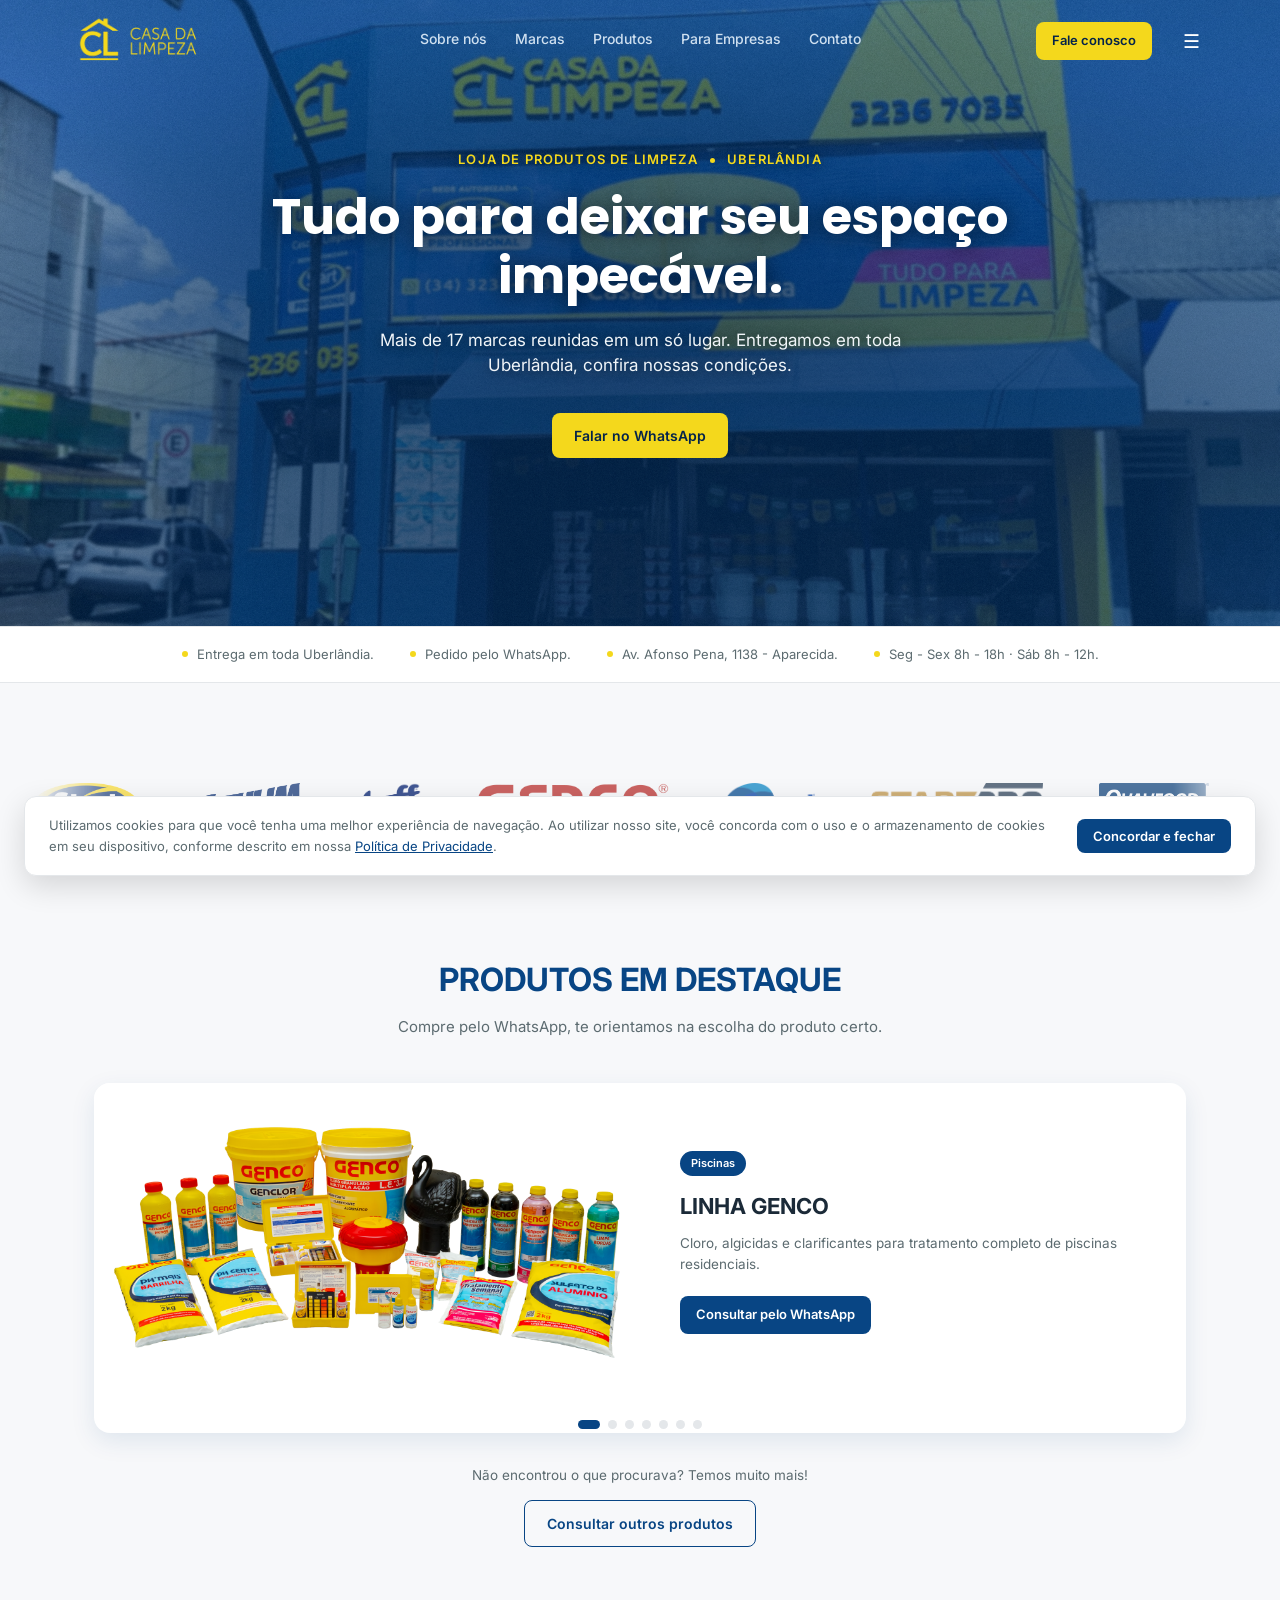
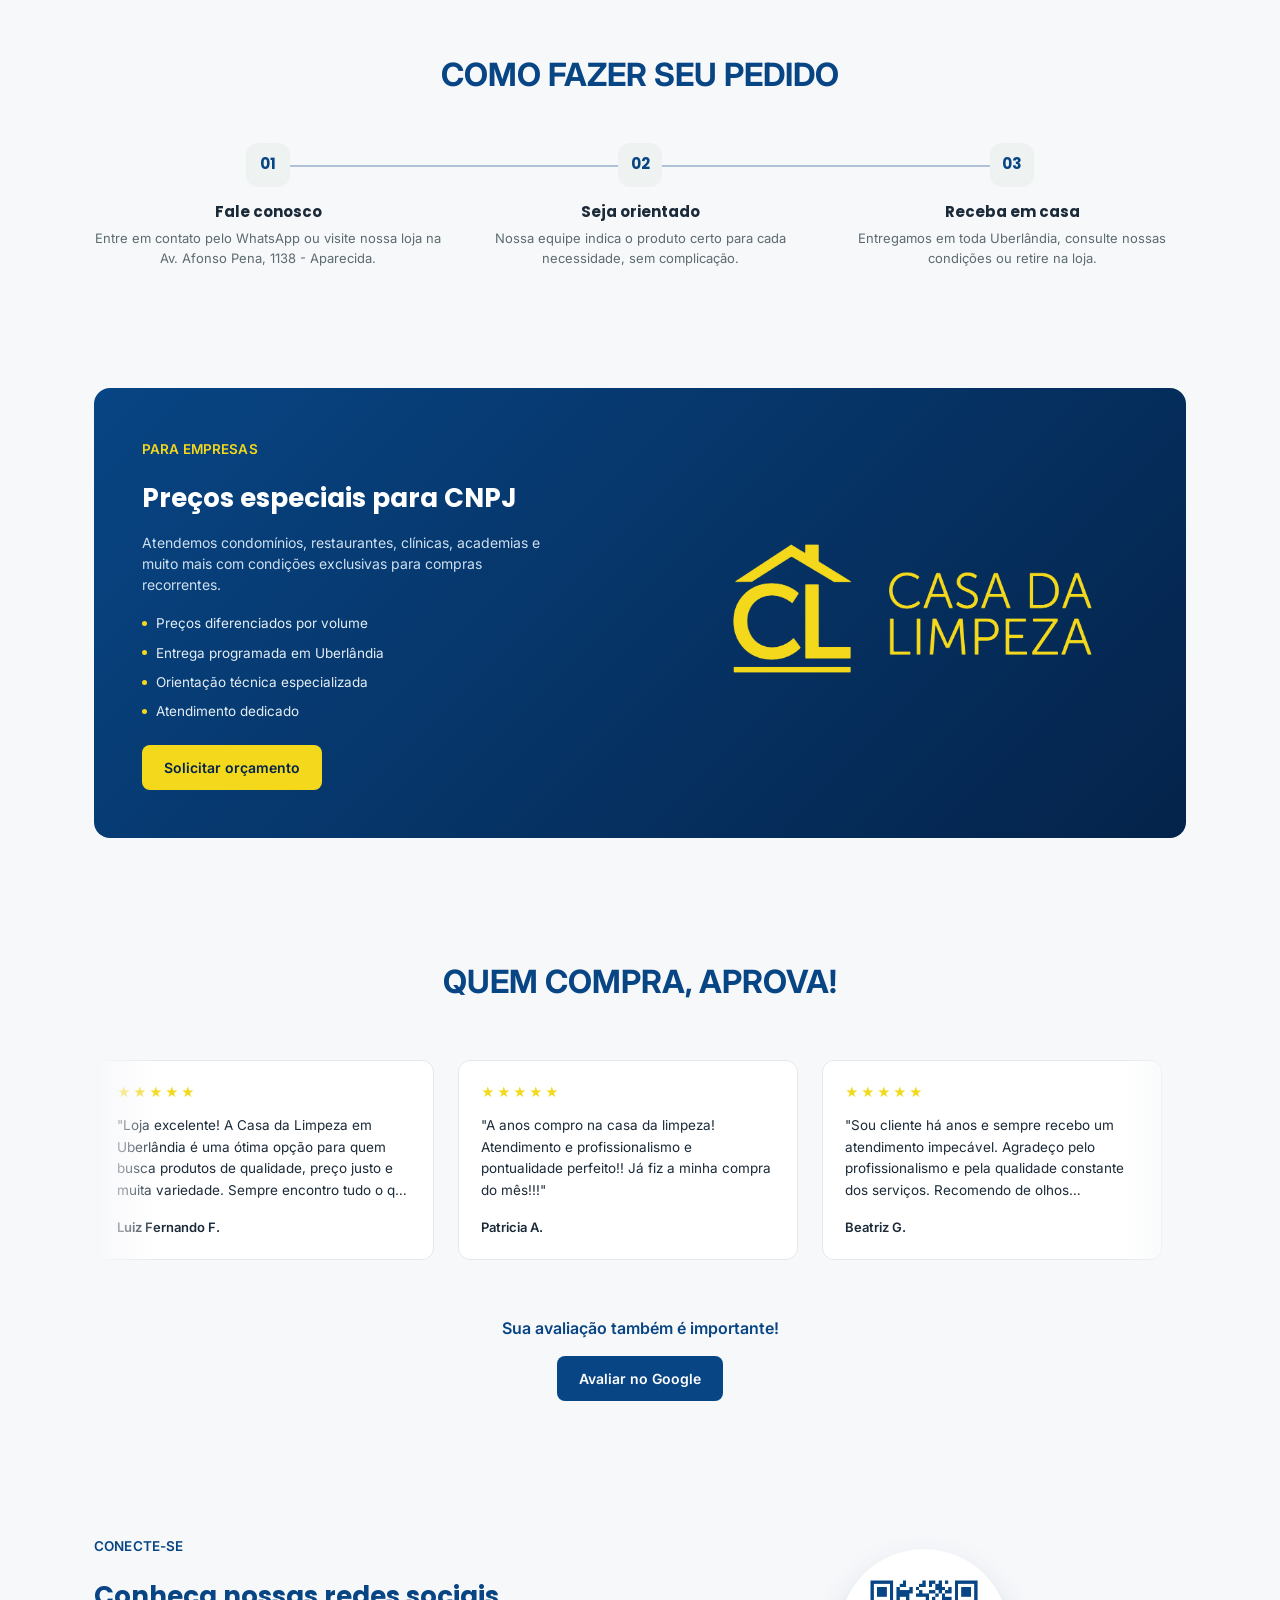
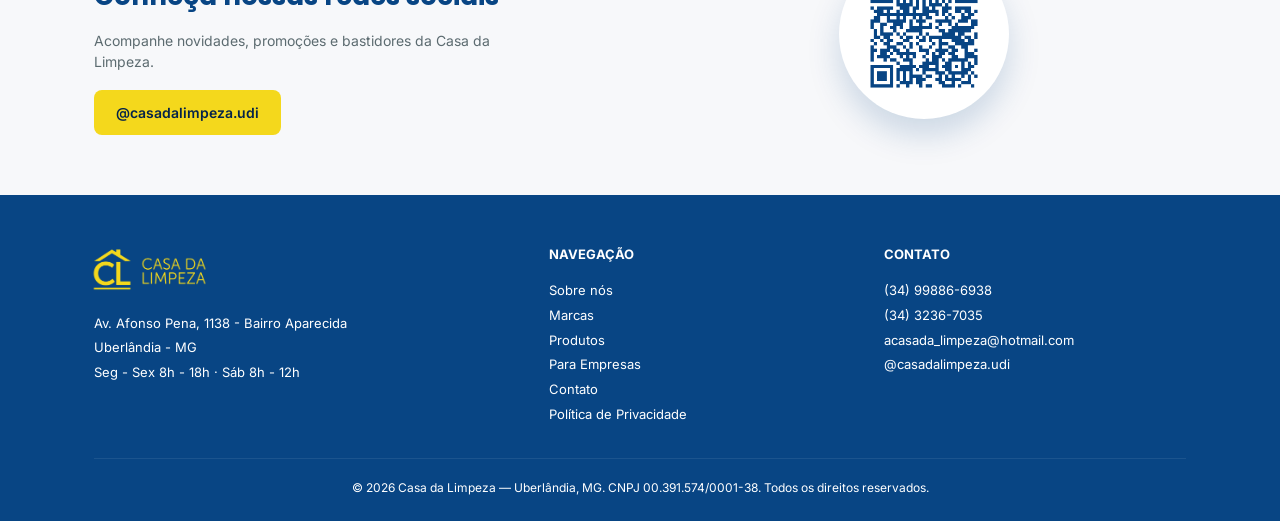
<file: index.html>
<!DOCTYPE html>
<html lang="pt-BR">
<head>
<meta charset="UTF-8">
<meta name="viewport" content="width=device-width, initial-scale=1.0">
<title>Casa da Limpeza</title>
<meta name="description" content="Casa da Limpeza: loja física de produtos de limpeza em Uberlândia há mais de 20 anos. Mais de 17 marcas, entrega na cidade acima de R$100 e condições especiais para empresas e condomínios.">
<link rel="icon" type="image/png" href="img/icone_casa_da_limpeza_fundo_azul.png">
<link rel="preconnect" href="https://fonts.googleapis.com">
<link href="https://fonts.googleapis.com/css2?family=Poppins:wght@600;700;800&family=Inter:wght@400;500;600&display=swap" rel="stylesheet">
<link rel="stylesheet" href="css/style.css">
</head>
<body>

<section class="hero">
  <header class="site-header">
    <div class="inner">
      <a href="index.html" class="brand">
        <img src="img/logo-transparente.png" alt="Casa da Limpeza">
      </a>
      <div class="nav-links">
        <a href="sobre.html">Sobre nós</a>
        <a href="index.html#marcas">Marcas</a>
        <a href="index.html#produtos">Produtos</a>
        <a href="orcamento.html">Para Empresas</a>
        <a href="index.html#contato">Contato</a>
      </div>
      <a href="https://wa.me/5534998866938" class="btn btn-gold btn-sm nav-cta">Fale conosco</a>
      <span class="nav-toggle-wrap">
        <button class="nav-toggle" aria-label="Abrir menu">☰</button>
        <nav class="main-nav">
          <button class="nav-close" aria-label="Fechar menu">✕</button>
          <a href="sobre.html">Sobre nós</a>
          <a href="index.html#marcas">Marcas</a>
          <a href="index.html#produtos">Produtos</a>
          <a href="orcamento.html">Para Empresas</a>
          <a href="index.html#contato">Contato</a>
          <a href="https://wa.me/5534998866938" class="btn btn-gold btn-sm">Fale conosco</a>
        </nav>
      </span>
    </div>
  </header>
  <div class="hero-inner">
    <span class="badge">Loja de produtos de limpeza <span class="sep"></span> Uberlândia</span>
    <h1>Tudo para deixar seu espaço impecável.</h1>
    <p class="lead">Mais de 17 marcas reunidas em um só lugar. Entregamos em toda Uberlândia, confira nossas condições.</p>
    <div class="actions">
      <a href="https://wa.me/5534998866938" class="btn btn-gold">Falar no WhatsApp</a>
    </div>
  </div>
</section>

<div class="info-strip">
  <span class="item"><span class="dot"></span>Entrega em toda Uberlândia.</span>
  <span class="item"><span class="dot"></span>Pedido pelo WhatsApp.</span>
  <span class="item"><span class="dot"></span>Av. Afonso Pena, 1138 - Aparecida.</span>
  <span class="item"><span class="dot"></span>Seg - Sex 8h - 18h · Sáb 8h - 12h.</span>
</div>

<section class="section tight" id="marcas">
  <div class="container">
    <div class="brands-track-wrap">
      <div class="brands-track">
        <img src="img/marcas/start.png" alt="Start">
        <img src="img/marcas/azulim.png" alt="Azulim">
        <img src="img/marcas/tuff.png" alt="Tuff">
        <img src="img/marcas/genco.png" alt="Genco">
        <img src="img/marcas/aquapool.png" alt="Aquapool">
        <img src="img/marcas/startpro.png" alt="StartPro">
        <img src="img/marcas/qualifood.png" alt="Qualifood">
        <img src="img/marcas/asseptgel.png" alt="Asseptgel">
        <img src="img/marcas/only.png" alt="Only">
        <img src="img/marcas/duratto.png" alt="Duratto">
        <img src="img/marcas/indy.png" alt="Indy">
        <img src="img/marcas/pedrex.png" alt="Pedrex">
        <!-- loop duplicado para o efeito contínuo -->
        <img src="img/marcas/start.png" alt="Start">
        <img src="img/marcas/azulim.png" alt="Azulim">
        <img src="img/marcas/tuff.png" alt="Tuff">
        <img src="img/marcas/genco.png" alt="Genco">
        <img src="img/marcas/aquapool.png" alt="Aquapool">
        <img src="img/marcas/startpro.png" alt="StartPro">
        <img src="img/marcas/qualifood.png" alt="Qualifood">
        <img src="img/marcas/asseptgel.png" alt="Asseptgel">
        <img src="img/marcas/only.png" alt="Only">
        <img src="img/marcas/duratto.png" alt="Duratto">
        <img src="img/marcas/indy.png" alt="Indy">
        <img src="img/marcas/pedrex.png" alt="Pedrex">
      </div>
    </div>
  </div>
</section>

<section class="section" id="produtos">
  <div class="container">
    <div class="section-head">
      <h2>PRODUTOS EM DESTAQUE</h2>
      <p>Compre pelo WhatsApp, te orientamos na escolha do produto certo.</p>
    </div>

    <div class="prod-carousel">
      <div class="prod-slides">
        <div class="prod-slide">
          <div class="photo"><img src="img/produtos/genco.png" alt="Linha Genco para piscinas"></div>
          <div class="info"><span class="tag">Piscinas</span><h3>Linha Genco</h3><p>Cloro, algicidas e clarificantes para tratamento completo de piscinas residenciais.</p><a href="https://wa.me/5534998866938" class="btn btn-navy btn-sm" style="width:fit-content;">Consultar pelo WhatsApp</a></div>
        </div>
        <div class="prod-slide">
          <div class="photo"><img src="img/produtos/qualifood.png" alt="Linha Qualifood institucional"></div>
          <div class="info"><span class="tag">Institucional</span><h3>Linha Qualifood</h3><p>Sanitizantes e desengordurantes profissionais para cozinhas industriais e food service.</p><a href="https://wa.me/5534998866938" class="btn btn-navy btn-sm" style="width:fit-content;">Consultar pelo WhatsApp</a></div>
        </div>
        <div class="prod-slide">
          <div class="photo"><img src="img/produtos/startpro.png" alt="Linha StartPro profissional"></div>
          <div class="info"><span class="tag">Profissional</span><h3>Linha StartPro</h3><p>Acabamento de pisos, desinfetantes e higienização para uso profissional intenso.</p><a href="https://wa.me/5534998866938" class="btn btn-navy btn-sm" style="width:fit-content;">Consultar pelo WhatsApp</a></div>
        </div>
        <div class="prod-slide">
          <div class="photo"><img src="img/produtos/pedrex.png" alt="Pedrex limpeza pesada"></div>
          <div class="info"><span class="tag">Pós-Obra</span><h3>Pedrex</h3><p>Limpeza pesada de pedras rústicas, tijolos e pisos cimentados após reformas.</p><a href="https://wa.me/5534998866938" class="btn btn-navy btn-sm" style="width:fit-content;">Consultar pelo WhatsApp</a></div>
        </div>
        <div class="prod-slide">
          <div class="photo"><img src="img/produtos/azulim.png" alt="Linha Azulim geral"></div>
          <div class="info"><span class="tag">Geral</span><h3>Linha Azulim</h3><p>Desinfetantes, desengordurantes e perfumadores para a limpeza do dia a dia.</p><a href="https://wa.me/5534998866938" class="btn btn-navy btn-sm" style="width:fit-content;">Consultar pelo WhatsApp</a></div>
        </div>
        <div class="prod-slide">
          <div class="photo"><img src="img/produtos/tuff.png" alt="Linha Tuff lavanderia"></div>
          <div class="info"><span class="tag">Lavanderia</span><h3>Linha Tuff</h3><p>Amaciantes, sabão em pó e tira-manchas para cuidar das roupas de casa e do trabalho.</p><a href="https://wa.me/5534998866938" class="btn btn-navy btn-sm" style="width:fit-content;">Consultar pelo WhatsApp</a></div>
        </div>
        <div class="prod-slide">
          <div class="photo"><img src="img/produtos/asseptgel.png" alt="Asseptgel higiene"></div>
          <div class="info"><span class="tag">Higiene</span><h3>Asseptgel</h3><p>Álcool gel, espuma antisséptica e lenços umedecidos para higienização das mãos.</p><a href="https://wa.me/5534998866938" class="btn btn-navy btn-sm" style="width:fit-content;">Consultar pelo WhatsApp</a></div>
        </div>
      </div>
      <div class="prod-dots"></div>
    </div>

    <div class="center mt-32">
      <p style="font-size:13.5px;color:var(--muted);margin-bottom:14px;">Não encontrou o que procurava? Temos muito mais!</p>
      <a href="https://wa.me/5534998866938" class="btn btn-outline">Consultar outros produtos</a>
    </div>
  </div>
</section>

<section class="section" id="como-pedir">
  <div class="container">
    <div class="section-head"><h2>COMO FAZER SEU PEDIDO</h2></div>
    <div class="steps">
      <div><div class="step-num">01</div><h3>Fale conosco</h3><p>Entre em contato pelo WhatsApp ou visite nossa loja na Av. Afonso Pena, 1138 - Aparecida.</p></div>
      <div><div class="step-num">02</div><h3>Seja orientado</h3><p>Nossa equipe indica o produto certo para cada necessidade, sem complicação.</p></div>
      <div><div class="step-num">03</div><h3>Receba em casa</h3><p>Entregamos em toda Uberlândia, consulte nossas condições ou retire na loja.</p></div>
    </div>
  </div>
</section>

<section class="section tight">
  <div class="container">
    <div class="cnpj-banner">
      <div>
        <span class="eyebrow">Para empresas</span>
        <h2>Preços especiais para CNPJ</h2>
        <p>Atendemos condomínios, restaurantes, clínicas, academias e muito mais com condições exclusivas para compras recorrentes.</p>
        <ul>
          <li>Preços diferenciados por volume</li>
          <li>Entrega programada em Uberlândia</li>
          <li>Orientação técnica especializada</li>
          <li>Atendimento dedicado</li>
        </ul>
        <a href="orcamento.html" class="btn btn-gold">Solicitar orçamento</a>
      </div>
      <div class="cnpj-visual"><img src="img/logo-transparente.png" alt=""></div>
    </div>
  </div>
</section>

<section class="section" id="depoimentos">
  <div class="container">
    <div class="section-head"><h2>QUEM COMPRA, APROVA!</h2></div>
    <div class="testi-track-wrap">
      <div class="testi-track">
        <div class="testi"><div class="stars">★★★★★</div><p>"Loja excelente! A Casa da Limpeza em Uberlândia é uma ótima opção para quem busca produtos de qualidade, preço justo e muita variedade. Sempre encontro tudo o que preciso para limpeza, desde itens básicos até produtos mais específicos, tudo bem organizado e fácil de achar.<br><br>O atendimento também merece destaque: equipe atenciosa, educada e sempre disposta a ajudar. Dá pra perceber o cuidado com o cliente.<br><br>Recomendo muito! Loja confiável, completa e com ótimo custo-benefício."</p><div class="who">Luiz Fernando F.</div></div>
        <div class="testi"><div class="stars">★★★★★</div><p>"A anos compro na casa da limpeza! Atendimento e profissionalismo e pontualidade perfeito!! Já fiz a minha compra do mês!!!"</p><div class="who">Patricia A.</div></div>
        <div class="testi"><div class="stars">★★★★★</div><p>"Sou cliente há anos e sempre recebo um atendimento impecável. Agradeço pelo profissionalismo e pela qualidade constante dos serviços. Recomendo de olhos fechados!"</p><div class="who">Beatriz G.</div></div>
        <div class="testi"><div class="stars">★★★★★</div><p>"Loja muito completa, tem tudo que você precisar para limpeza de piscina e o atendimento é excelente, até mesmo quando não têm o que você precisa, os atendentes fazem de tudo para te ajudar! Recomendo bastante!"</p><div class="who">Marcos Jr.</div></div>
        <div class="testi"><div class="stars">★★★★★</div><p>"Excelentes desde o atendimento até no valor dos produtos, super indico sou cliente há 6 anos."</p><div class="who">Nina</div></div>
        <div class="testi" aria-hidden="true"><div class="stars">★★★★★</div><p>"Loja excelente! A Casa da Limpeza em Uberlândia é uma ótima opção para quem busca produtos de qualidade, preço justo e muita variedade. Sempre encontro tudo o que preciso para limpeza, desde itens básicos até produtos mais específicos, tudo bem organizado e fácil de achar.<br><br>O atendimento também merece destaque: equipe atenciosa, educada e sempre disposta a ajudar. Dá pra perceber o cuidado com o cliente.<br><br>Recomendo muito! Loja confiável, completa e com ótimo custo-benefício."</p><div class="who">Luiz Fernando F.</div></div>
        <div class="testi" aria-hidden="true"><div class="stars">★★★★★</div><p>"A anos compro na casa da limpeza! Atendimento e profissionalismo e pontualidade perfeito!! Já fiz a minha compra do mês!!!"</p><div class="who">Patricia A.</div></div>
        <div class="testi" aria-hidden="true"><div class="stars">★★★★★</div><p>"Sou cliente há anos e sempre recebo um atendimento impecável. Agradeço pelo profissionalismo e pela qualidade constante dos serviços. Recomendo de olhos fechados!"</p><div class="who">Beatriz G.</div></div>
        <div class="testi" aria-hidden="true"><div class="stars">★★★★★</div><p>"Loja muito completa, tem tudo que você precisar para limpeza de piscina e o atendimento é excelente, até mesmo quando não têm o que você precisa, os atendentes fazem de tudo para te ajudar! Recomendo bastante!"</p><div class="who">Marcos Jr.</div></div>
        <div class="testi" aria-hidden="true"><div class="stars">★★★★★</div><p>"Excelentes desde o atendimento até no valor dos produtos, super indico sou cliente há 6 anos."</p><div class="who">Nina</div></div>
      </div>
    </div>
    <div class="testi-cta">
      <p>Sua avaliação também é importante!</p>
      <a href="https://search.google.com/local/writereview?placeid=ChIJ84XXXq5FpJQRM7ngF3_iKWQ" target="_blank" rel="noopener" class="btn btn-navy">Avaliar no Google</a>
    </div>
  </div>
</section>

<section class="section tight" id="contato">
  <div class="container">
    <div class="connect-grid">
      <div>
        <span class="eyebrow">Conecte-se</span>
        <h2>Conheça nossas redes sociais</h2>
        <p>Acompanhe novidades, promoções e bastidores da Casa da Limpeza.</p>
        <a href="https://www.instagram.com/casadalimpeza.udi" target="_blank" rel="noopener" class="btn btn-gold">@casadalimpeza.udi</a>
      </div>
      <div class="connect-qr">
        <img src="img/qrcode-instagram.png" alt="QR code para o Instagram @casadalimpeza.udi">
      </div>
    </div>
  </div>
</section>

<footer class="site-footer">
  <div class="container">
    <div class="footer-grid">
      <div>
        <div class="footer-brand"><img src="img/logo-transparente.png" alt="Casa da Limpeza"></div>
        <p>Av. Afonso Pena, 1138 - Bairro Aparecida<br>Uberlândia - MG</p>
        <p>Seg - Sex 8h - 18h · Sáb 8h - 12h</p>
      </div>
      <div>
        <h4>Navegação</h4>
        <a href="sobre.html">Sobre nós</a>
        <a href="index.html#marcas">Marcas</a>
        <a href="index.html#produtos">Produtos</a>
        <a href="orcamento.html">Para Empresas</a>
        <a href="index.html#contato">Contato</a>
        <a href="politica-privacidade.html">Política de Privacidade</a>
      </div>
      <div>
        <h4>Contato</h4>
        <a href="https://wa.me/5534998866938">(34) 99886-6938</a>
        <p>(34) 3236-7035</p>
        <p>acasada_limpeza@hotmail.com</p>
        <a href="https://www.instagram.com/casadalimpeza.udi" target="_blank" rel="noopener">@casadalimpeza.udi</a>
      </div>
    </div>
    <div class="footer-bottom">© 2026 Casa da Limpeza — Uberlândia, MG. CNPJ 00.391.574/0001-38. Todos os direitos reservados.</div>
  </div>
</footer>

<div class="cookie-banner" id="cookie-banner">
  <p>Utilizamos cookies para que você tenha uma melhor experiência de navegação. Ao utilizar nosso site, você concorda com o uso e o armazenamento de cookies em seu dispositivo, conforme descrito em nossa <a href="politica-privacidade.html">Política de Privacidade</a>.</p>
  <button type="button" class="btn btn-navy btn-sm" id="cookie-accept">Concordar e fechar</button>
</div>

<script src="js/script.js"></script>
</body>
</html>
</file>
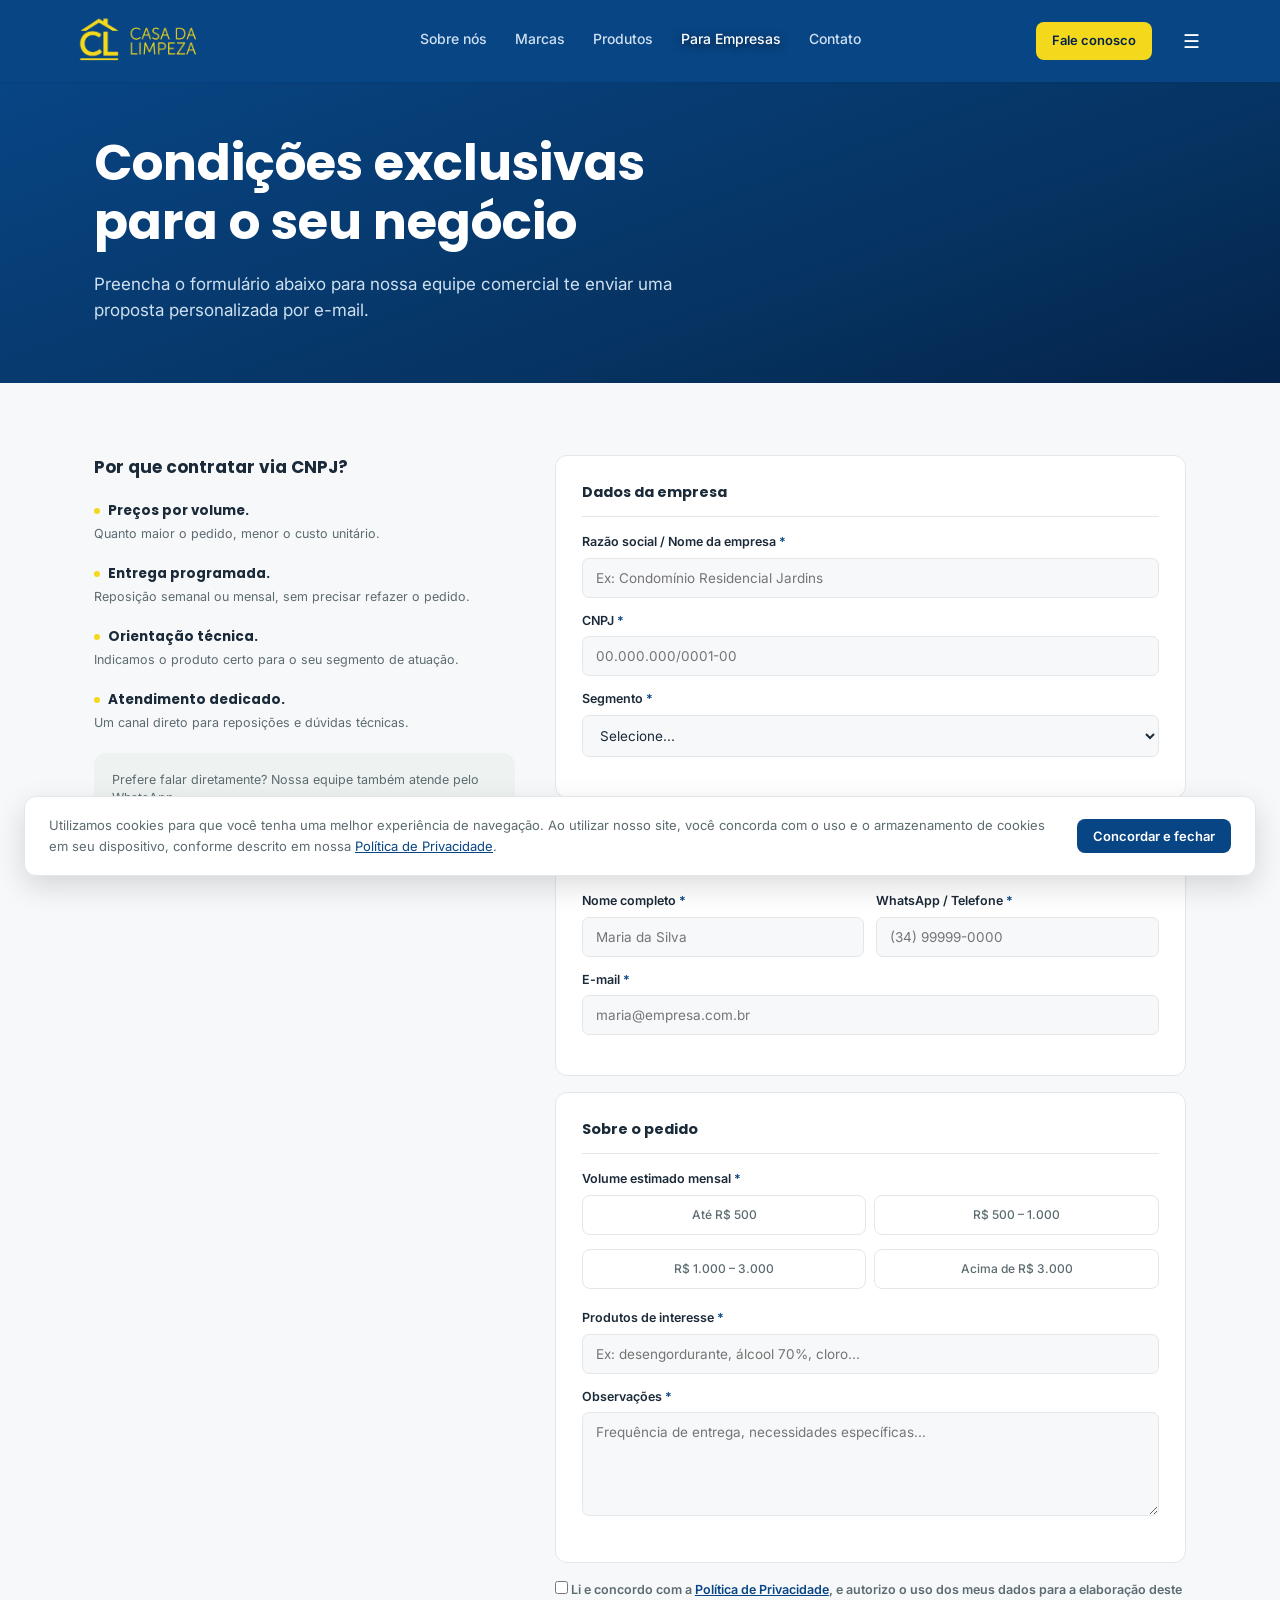
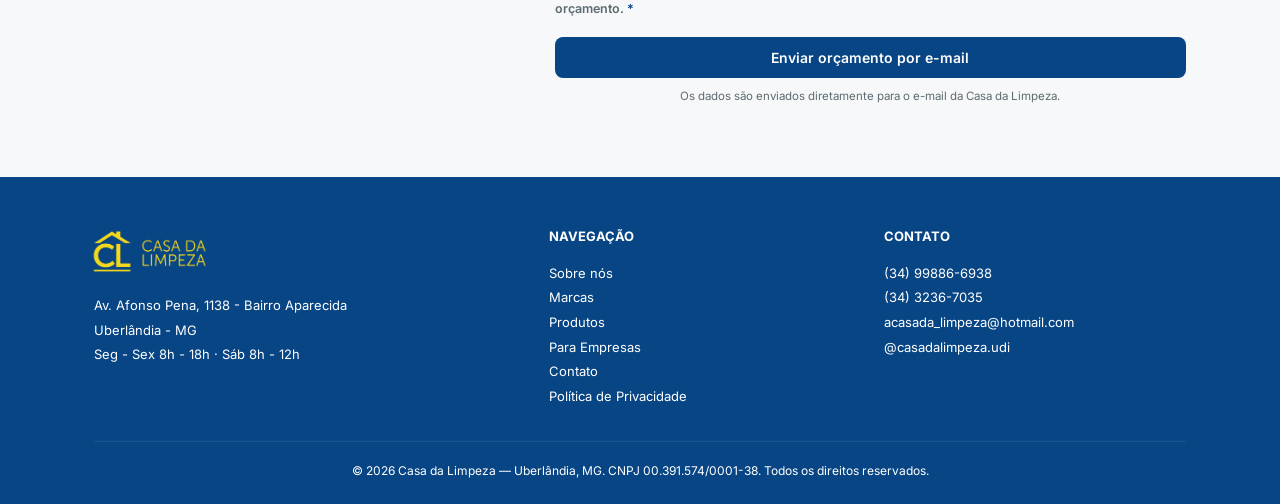
<file: orcamento.html>
<!DOCTYPE html>
<html lang="pt-BR">
<head>
<meta charset="UTF-8">
<meta name="viewport" content="width=device-width, initial-scale=1.0">
<title>Orçamento Empresarial — Casa da Limpeza</title>
<meta name="description" content="Condições exclusivas para empresas e condomínios. Solicite um orçamento com a Casa da Limpeza.">
<link rel="icon" type="image/png" href="img/icone_casa_da_limpeza_fundo_azul.png">
<link rel="preconnect" href="https://fonts.googleapis.com">
<link href="https://fonts.googleapis.com/css2?family=Poppins:wght@600;700;800&family=Inter:wght@400;500;600&display=swap" rel="stylesheet">
<link rel="stylesheet" href="css/style.css">
</head>
<body>

<header class="site-header">
  <div class="inner">
    <a href="index.html" class="brand">
      <img src="img/logo-transparente.png" alt="Casa da Limpeza">
    </a>
    <div class="nav-links">
      <a href="sobre.html">Sobre nós</a>
      <a href="index.html#marcas">Marcas</a>
      <a href="index.html#produtos">Produtos</a>
      <a href="orcamento.html" class="is-active">Para Empresas</a>
      <a href="index.html#contato">Contato</a>
    </div>
    <a href="https://wa.me/5534998866938" class="btn btn-gold btn-sm nav-cta">Fale conosco</a>
    <span class="nav-toggle-wrap">
      <button class="nav-toggle" aria-label="Abrir menu">☰</button>
      <nav class="main-nav">
        <button class="nav-close" aria-label="Fechar menu">✕</button>
        <a href="sobre.html">Sobre nós</a>
        <a href="index.html#marcas">Marcas</a>
        <a href="index.html#produtos">Produtos</a>
        <a href="orcamento.html" class="is-active">Para Empresas</a>
        <a href="index.html#contato">Contato</a>
        <a href="https://wa.me/5534998866938" class="btn btn-gold btn-sm">Fale conosco</a>
      </nav>
    </span>
  </div>
</header>

<section class="hero compact">
  <div class="hero-inner">
    <h1>Condições exclusivas<br><em>para o seu negócio</em></h1>
    <p class="lead">Preencha o formulário abaixo para nossa equipe comercial te enviar uma proposta personalizada por e-mail.</p>
  </div>
</section>

<section class="section">
  <div class="container">
    <div class="two-col">

      <div>
        <h2 style="font-size:17px;margin-bottom:20px;">Por que contratar via CNPJ?</h2>
        <div class="benefit"><h3>Preços por volume.</h3><p>Quanto maior o pedido, menor o custo unitário.</p></div>
        <div class="benefit"><h3>Entrega programada.</h3><p>Reposição semanal ou mensal, sem precisar refazer o pedido.</p></div>
        <div class="benefit"><h3>Orientação técnica.</h3><p>Indicamos o produto certo para o seu segmento de atuação.</p></div>
        <div class="benefit"><h3>Atendimento dedicado.</h3><p>Um canal direto para reposições e dúvidas técnicas.</p></div>

        <div class="wa-box">
          <p>Prefere falar diretamente? Nossa equipe também atende pelo WhatsApp.</p>
          <a href="https://wa.me/5534998866938" class="btn btn-navy btn-sm">Falar no WhatsApp</a>
        </div>
      </div>

      <div>
        <form id="form-orcamento">
          <!-- Configuração do Web3Forms: crie sua chave gratuita em web3forms.com
               e substitua o valor abaixo antes de publicar o site. -->
          <input type="hidden" name="access_key" value="4eeeba4a-fcaf-47c1-a8c9-6263cc8557f9">
          <input type="hidden" name="subject" value="Novo pedido de orçamento empresarial — Casa da Limpeza">
          <input type="checkbox" name="botcheck" style="display:none;">

          <div class="formcard">
            <h3>Dados da empresa</h3>
            <div class="field">
              <label>Razão social / Nome da empresa <span class="req">*</span></label>
              <input type="text" name="empresa" placeholder="Ex: Condomínio Residencial Jardins" required>
            </div>
            <div class="field">
              <label>CNPJ <span class="req">*</span></label>
              <input type="text" name="cnpj" placeholder="00.000.000/0001-00" required>
            </div>
            <div class="field">
              <label>Segmento <span class="req">*</span></label>
              <select name="segmento" required>
                <option value="">Selecione...</option>
                <option>Condomínio Residencial</option>
                <option>Restaurante / Food Service</option>
                <option>Clínica / Hospital</option>
                <option>Academia</option>
                <option>Escola / Universidade</option>
                <option>Outro</option>
              </select>
            </div>
          </div>

          <div class="formcard">
            <h3>Dados do responsável</h3>
            <div class="field-row">
              <div class="field">
                <label>Nome completo <span class="req">*</span></label>
                <input type="text" name="responsavel" placeholder="Maria da Silva" required>
              </div>
              <div class="field">
                <label>WhatsApp / Telefone <span class="req">*</span></label>
                <input type="tel" name="telefone" placeholder="(34) 99999-0000" required>
              </div>
            </div>
            <div class="field">
              <label>E-mail <span class="req">*</span></label>
              <input type="email" name="email" placeholder="maria@empresa.com.br" required>
            </div>
          </div>

          <div class="formcard">
            <h3>Sobre o pedido</h3>
            <div class="field">
              <label>Volume estimado mensal <span class="req">*</span></label>
              <div class="volume-opts">
                <label><input type="radio" name="volume" value="Até R$ 500" required><span>Até R$ 500</span></label>
                <label><input type="radio" name="volume" value="R$ 500 – 1.000" required><span>R$ 500 – 1.000</span></label>
                <label><input type="radio" name="volume" value="R$ 1.000 – 3.000" required><span>R$ 1.000 – 3.000</span></label>
                <label><input type="radio" name="volume" value="Acima de R$ 3.000" required><span>Acima de R$ 3.000</span></label>
              </div>
            </div>
            <div class="field">
              <label>Produtos de interesse <span class="req">*</span></label>
              <input type="text" name="produtos_interesse" placeholder="Ex: desengordurante, álcool 70%, cloro..." required>
            </div>
            <div class="field">
              <label>Observações <span class="req">*</span></label>
              <textarea name="observacoes" rows="5" maxlength="800" placeholder="Frequência de entrega, necessidades específicas..." required></textarea>
            </div>
          </div>

          <div class="field consent-field">
            <label class="consent-label">
              <input type="checkbox" name="consentimento" required>
              <span>Li e concordo com a <a href="politica-privacidade.html" target="_blank" rel="noopener">Política de Privacidade</a>, e autorizo o uso dos meus dados para a elaboração deste orçamento. <span class="req">*</span></span>
            </label>
          </div>

          <button type="submit" class="btn btn-navy btn-block">Enviar orçamento por e-mail</button>
          <p class="submit-note">Os dados são enviados diretamente para o e-mail da Casa da Limpeza.</p>
          <div id="orcamento-msg" class="form-msg" role="status"></div>
        </form>
      </div>

    </div>
  </div>
</section>

<footer class="site-footer">
  <div class="container">
    <div class="footer-grid">
      <div>
        <div class="footer-brand"><img src="img/logo-transparente.png" alt="Casa da Limpeza"></div>
        <p>Av. Afonso Pena, 1138 - Bairro Aparecida<br>Uberlândia - MG</p>
        <p>Seg - Sex 8h - 18h · Sáb 8h - 12h</p>
      </div>
      <div>
        <h4>Navegação</h4>
        <a href="sobre.html">Sobre nós</a>
        <a href="index.html#marcas">Marcas</a>
        <a href="index.html#produtos">Produtos</a>
        <a href="orcamento.html">Para Empresas</a>
        <a href="index.html#contato">Contato</a>
        <a href="politica-privacidade.html">Política de Privacidade</a>
      </div>
      <div>
        <h4>Contato</h4>
        <a href="https://wa.me/5534998866938">(34) 99886-6938</a>
        <p>(34) 3236-7035</p>
        <p>acasada_limpeza@hotmail.com</p>
        <a href="https://www.instagram.com/casadalimpeza.udi" target="_blank" rel="noopener">@casadalimpeza.udi</a>
      </div>
    </div>
    <div class="footer-bottom">© 2026 Casa da Limpeza — Uberlândia, MG. CNPJ 00.391.574/0001-38. Todos os direitos reservados.</div>
  </div>
</footer>

<div class="cookie-banner" id="cookie-banner">
  <p>Utilizamos cookies para que você tenha uma melhor experiência de navegação. Ao utilizar nosso site, você concorda com o uso e o armazenamento de cookies em seu dispositivo, conforme descrito em nossa <a href="politica-privacidade.html">Política de Privacidade</a>.</p>
  <button type="button" class="btn btn-navy btn-sm" id="cookie-accept">Concordar e fechar</button>
</div>

<script src="js/script.js"></script>
</body>
</html>
</file>
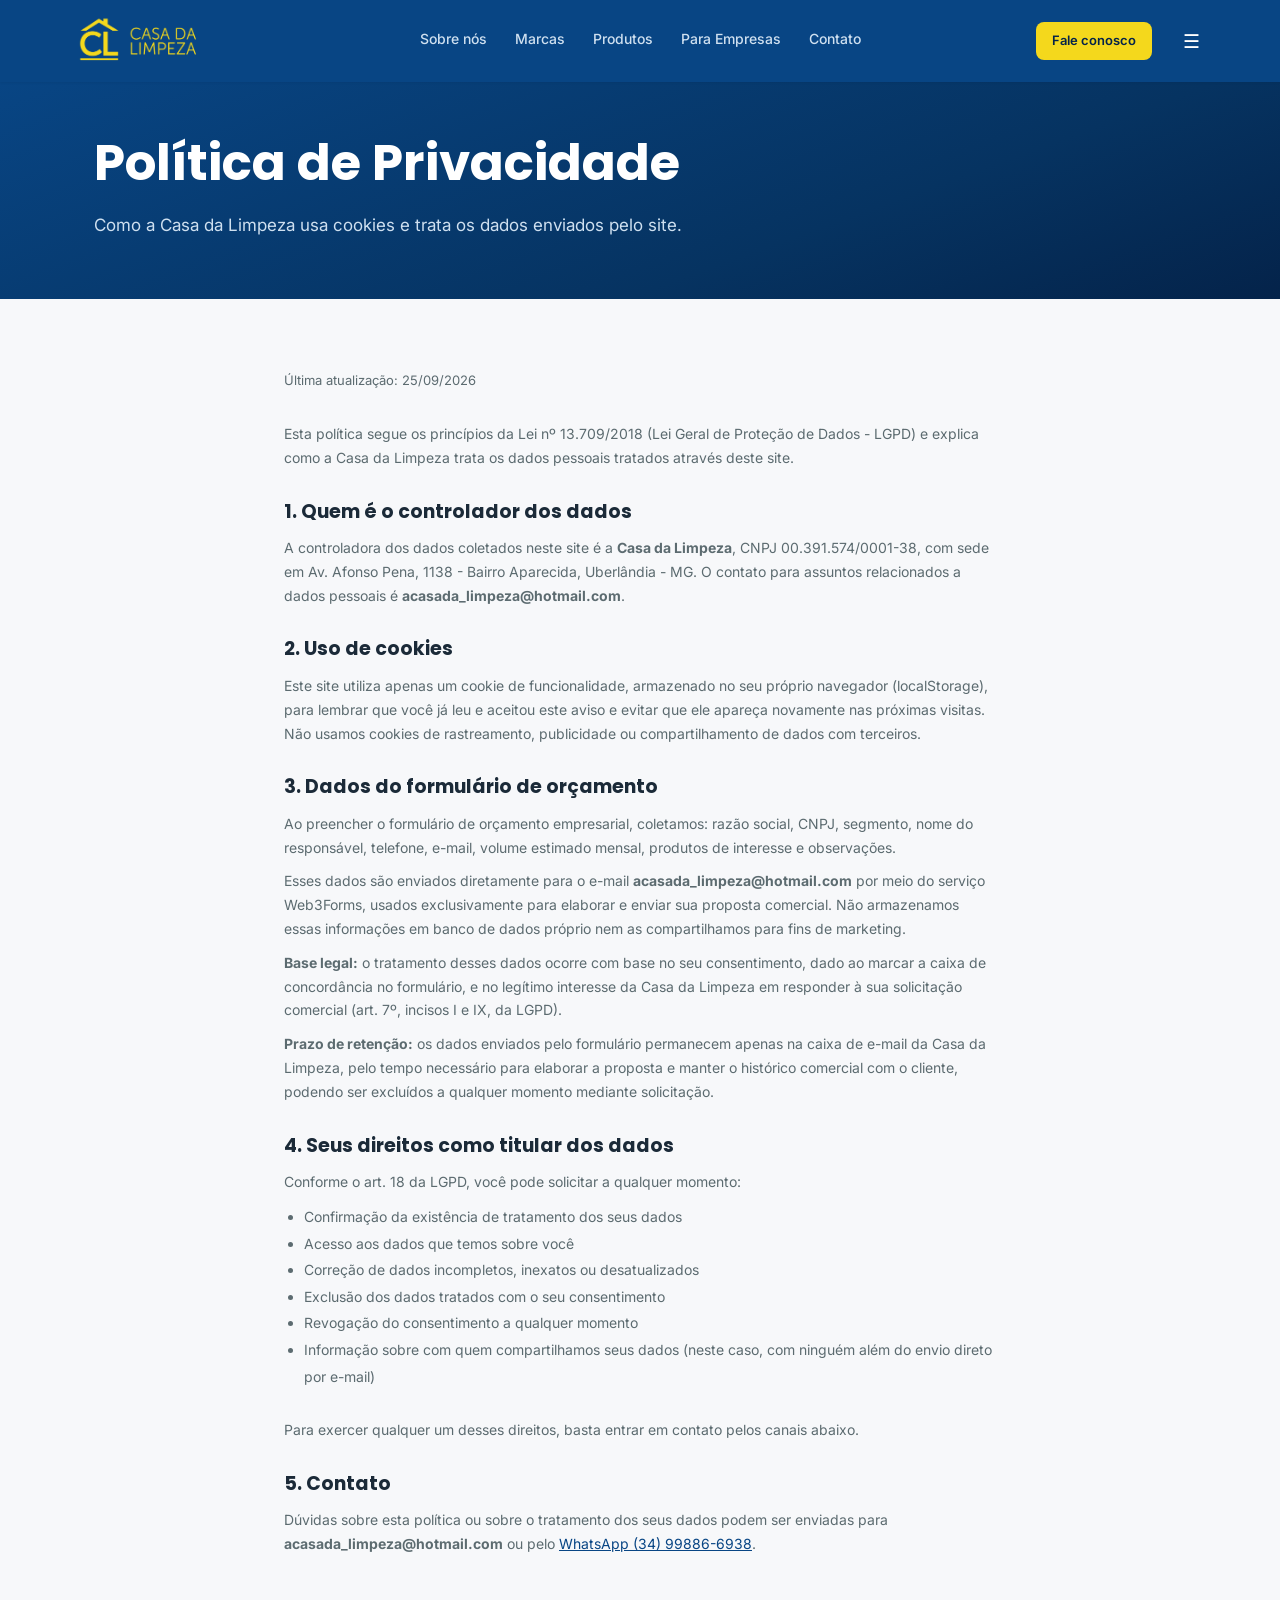
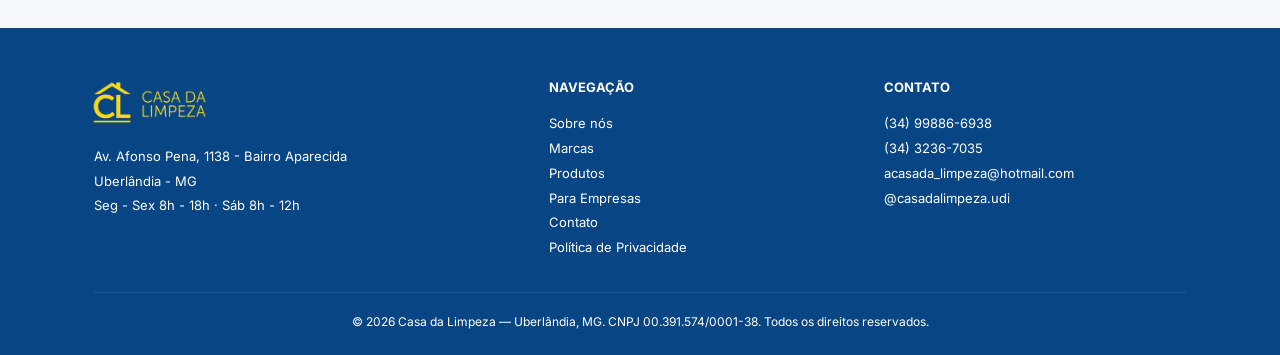
<file: politica-privacidade.html>
<!DOCTYPE html>
<html lang="pt-BR">
<head>
<meta charset="UTF-8">
<meta name="viewport" content="width=device-width, initial-scale=1.0">
<title>Política de Privacidade — Casa da Limpeza</title>
<meta name="description" content="Política de privacidade da Casa da Limpeza: como usamos cookies e tratamos os dados do formulário de orçamento.">
<link rel="icon" type="image/png" href="img/icone_casa_da_limpeza_fundo_azul.png">
<link rel="preconnect" href="https://fonts.googleapis.com">
<link href="https://fonts.googleapis.com/css2?family=Poppins:wght@600;700;800&family=Inter:wght@400;500;600&display=swap" rel="stylesheet">
<link rel="stylesheet" href="css/style.css">
</head>
<body>

<header class="site-header">
  <div class="inner">
    <a href="index.html" class="brand">
      <img src="img/logo-transparente.png" alt="Casa da Limpeza">
    </a>
    <div class="nav-links">
      <a href="sobre.html">Sobre nós</a>
      <a href="index.html#marcas">Marcas</a>
      <a href="index.html#produtos">Produtos</a>
      <a href="orcamento.html">Para Empresas</a>
      <a href="index.html#contato">Contato</a>
    </div>
    <a href="https://wa.me/5534998866938" class="btn btn-gold btn-sm nav-cta">Fale conosco</a>
    <span class="nav-toggle-wrap">
      <button class="nav-toggle" aria-label="Abrir menu">☰</button>
      <nav class="main-nav">
        <button class="nav-close" aria-label="Fechar menu">✕</button>
        <a href="sobre.html">Sobre nós</a>
        <a href="index.html#marcas">Marcas</a>
        <a href="index.html#produtos">Produtos</a>
        <a href="orcamento.html">Para Empresas</a>
        <a href="index.html#contato">Contato</a>
        <a href="https://wa.me/5534998866938" class="btn btn-gold btn-sm">Fale conosco</a>
      </nav>
    </span>
  </div>
</header>

<section class="hero compact">
  <div class="hero-inner">
    <h1>Política de <em>Privacidade</em></h1>
    <p class="lead">Como a Casa da Limpeza usa cookies e trata os dados enviados pelo site.</p>
  </div>
</section>

<section class="section">
  <div class="container" style="max-width:760px;">
    <p style="font-size:13px;color:var(--muted);margin-bottom:32px;">Última atualização: 25/09/2026</p>

    <p style="font-size:14px;color:var(--muted);line-height:1.7;margin-bottom:28px;">Esta política segue os princípios da Lei nº 13.709/2018 (Lei Geral de Proteção de Dados - LGPD) e explica como a Casa da Limpeza trata os dados pessoais tratados através deste site.</p>

    <h2 style="font-size:19px;margin-bottom:10px;">1. Quem é o controlador dos dados</h2>
    <p style="font-size:14px;color:var(--muted);line-height:1.7;margin-bottom:28px;">A controladora dos dados coletados neste site é a <strong>Casa da Limpeza</strong>, CNPJ 00.391.574/0001-38, com sede em Av. Afonso Pena, 1138 - Bairro Aparecida, Uberlândia - MG. O contato para assuntos relacionados a dados pessoais é <strong>acasada_limpeza@hotmail.com</strong>.</p>

    <h2 style="font-size:19px;margin-bottom:10px;">2. Uso de cookies</h2>
    <p style="font-size:14px;color:var(--muted);line-height:1.7;margin-bottom:28px;">Este site utiliza apenas um cookie de funcionalidade, armazenado no seu próprio navegador (localStorage), para lembrar que você já leu e aceitou este aviso e evitar que ele apareça novamente nas próximas visitas. Não usamos cookies de rastreamento, publicidade ou compartilhamento de dados com terceiros.</p>

    <h2 style="font-size:19px;margin-bottom:10px;">3. Dados do formulário de orçamento</h2>
    <p style="font-size:14px;color:var(--muted);line-height:1.7;margin-bottom:10px;">Ao preencher o formulário de orçamento empresarial, coletamos: razão social, CNPJ, segmento, nome do responsável, telefone, e-mail, volume estimado mensal, produtos de interesse e observações.</p>
    <p style="font-size:14px;color:var(--muted);line-height:1.7;margin-bottom:10px;">Esses dados são enviados diretamente para o e-mail <strong>acasada_limpeza@hotmail.com</strong> por meio do serviço Web3Forms, usados exclusivamente para elaborar e enviar sua proposta comercial. Não armazenamos essas informações em banco de dados próprio nem as compartilhamos para fins de marketing.</p>
    <p style="font-size:14px;color:var(--muted);line-height:1.7;margin-bottom:10px;"><strong>Base legal:</strong> o tratamento desses dados ocorre com base no seu consentimento, dado ao marcar a caixa de concordância no formulário, e no legítimo interesse da Casa da Limpeza em responder à sua solicitação comercial (art. 7º, incisos I e IX, da LGPD).</p>
    <p style="font-size:14px;color:var(--muted);line-height:1.7;margin-bottom:28px;"><strong>Prazo de retenção:</strong> os dados enviados pelo formulário permanecem apenas na caixa de e-mail da Casa da Limpeza, pelo tempo necessário para elaborar a proposta e manter o histórico comercial com o cliente, podendo ser excluídos a qualquer momento mediante solicitação.</p>

    <h2 style="font-size:19px;margin-bottom:10px;">4. Seus direitos como titular dos dados</h2>
    <p style="font-size:14px;color:var(--muted);line-height:1.7;margin-bottom:10px;">Conforme o art. 18 da LGPD, você pode solicitar a qualquer momento:</p>
    <ul style="font-size:14px;color:var(--muted);line-height:1.9;margin:0 0 28px;padding-left:20px;">
      <li>Confirmação da existência de tratamento dos seus dados</li>
      <li>Acesso aos dados que temos sobre você</li>
      <li>Correção de dados incompletos, inexatos ou desatualizados</li>
      <li>Exclusão dos dados tratados com o seu consentimento</li>
      <li>Revogação do consentimento a qualquer momento</li>
      <li>Informação sobre com quem compartilhamos seus dados (neste caso, com ninguém além do envio direto por e-mail)</li>
    </ul>
    <p style="font-size:14px;color:var(--muted);line-height:1.7;margin-bottom:28px;">Para exercer qualquer um desses direitos, basta entrar em contato pelos canais abaixo.</p>

    <h2 style="font-size:19px;margin-bottom:10px;">5. Contato</h2>
    <p style="font-size:14px;color:var(--muted);line-height:1.7;">Dúvidas sobre esta política ou sobre o tratamento dos seus dados podem ser enviadas para <strong>acasada_limpeza@hotmail.com</strong> ou pelo <a href="https://wa.me/5534998866938" style="color:var(--navy);">WhatsApp (34) 99886-6938</a>.</p>
  </div>
</section>

<footer class="site-footer">
  <div class="container">
    <div class="footer-grid">
      <div>
        <div class="footer-brand"><img src="img/logo-transparente.png" alt="Casa da Limpeza"></div>
        <p>Av. Afonso Pena, 1138 - Bairro Aparecida<br>Uberlândia - MG</p>
        <p>Seg - Sex 8h - 18h · Sáb 8h - 12h</p>
      </div>
      <div>
        <h4>Navegação</h4>
        <a href="sobre.html">Sobre nós</a>
        <a href="index.html#marcas">Marcas</a>
        <a href="index.html#produtos">Produtos</a>
        <a href="orcamento.html">Para Empresas</a>
        <a href="index.html#contato">Contato</a>
        <a href="politica-privacidade.html">Política de Privacidade</a>
      </div>
      <div>
        <h4>Contato</h4>
        <a href="https://wa.me/5534998866938">(34) 99886-6938</a>
        <p>(34) 3236-7035</p>
        <p>acasada_limpeza@hotmail.com</p>
        <a href="https://www.instagram.com/casadalimpeza.udi" target="_blank" rel="noopener">@casadalimpeza.udi</a>
      </div>
    </div>
    <div class="footer-bottom">© 2026 Casa da Limpeza — Uberlândia, MG. CNPJ 00.391.574/0001-38. Todos os direitos reservados.</div>
  </div>
</footer>

<script src="js/script.js"></script>
</body>
</html>
</file>
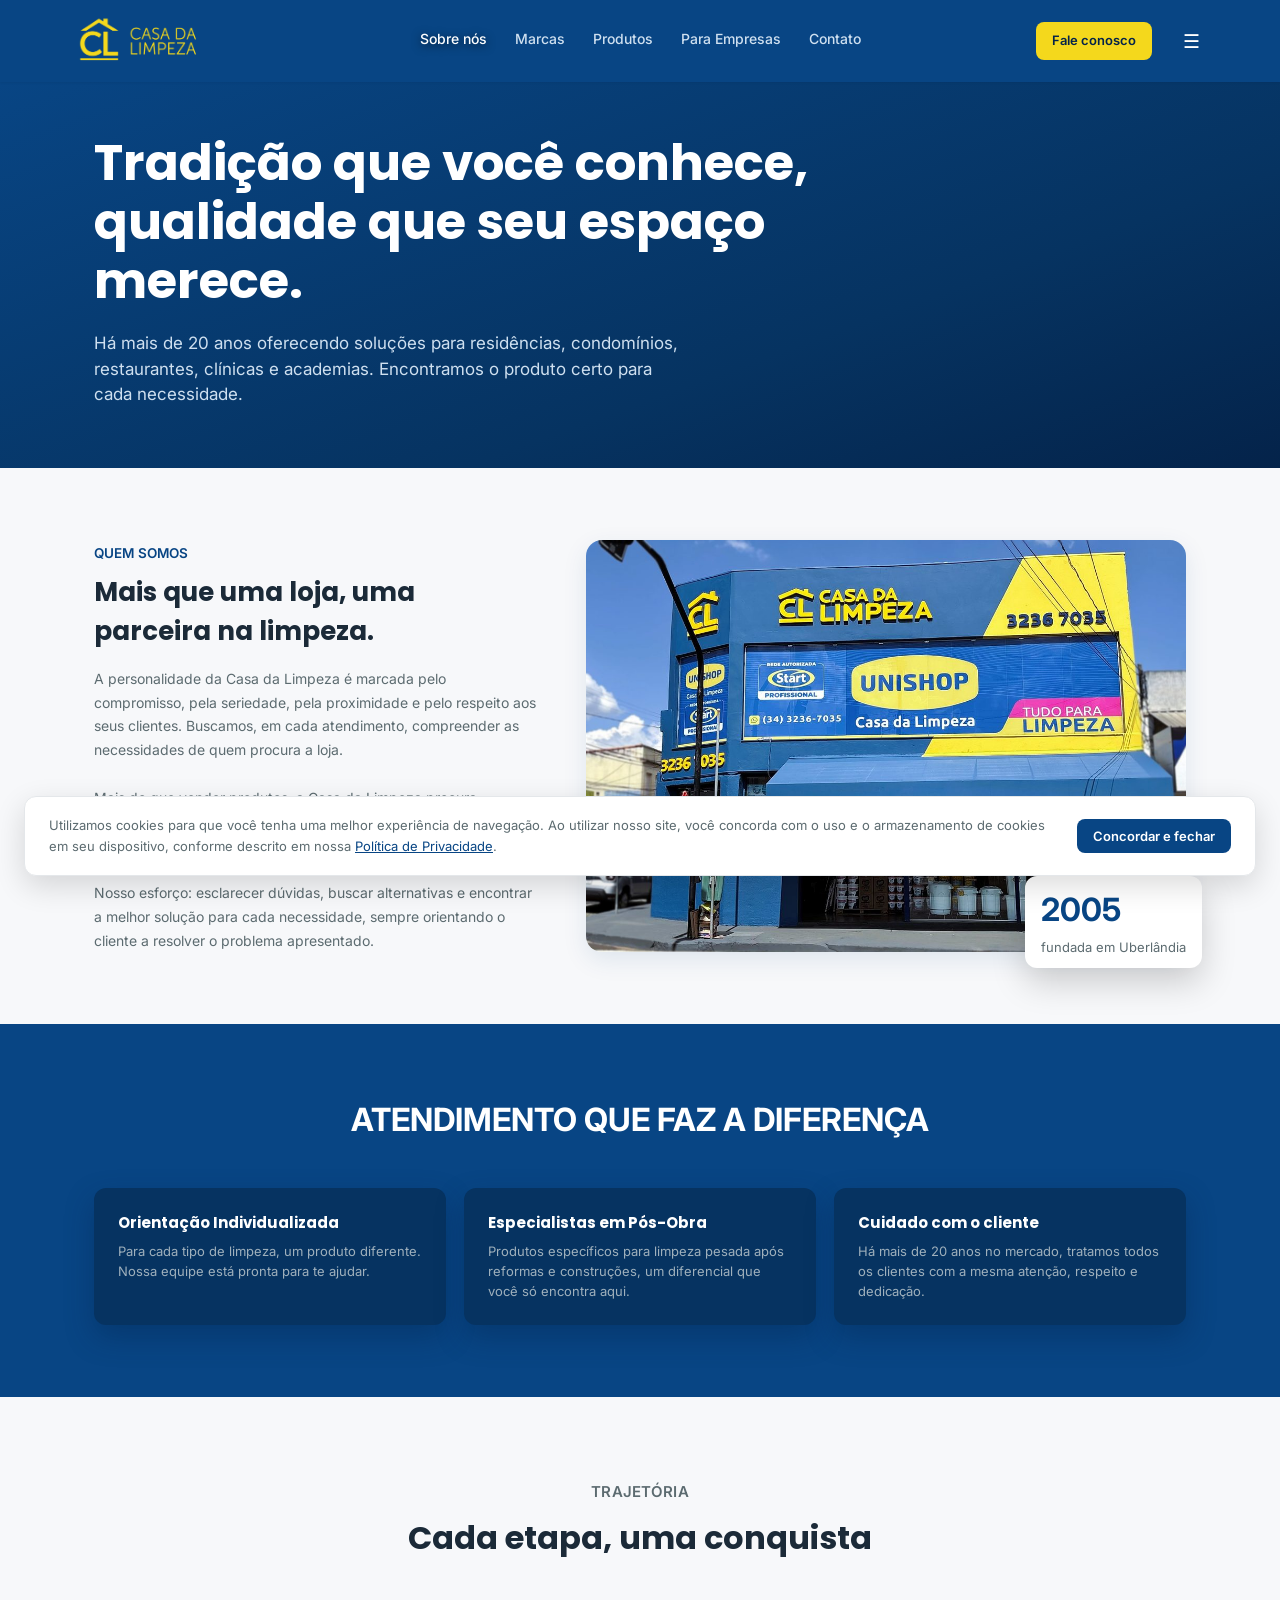
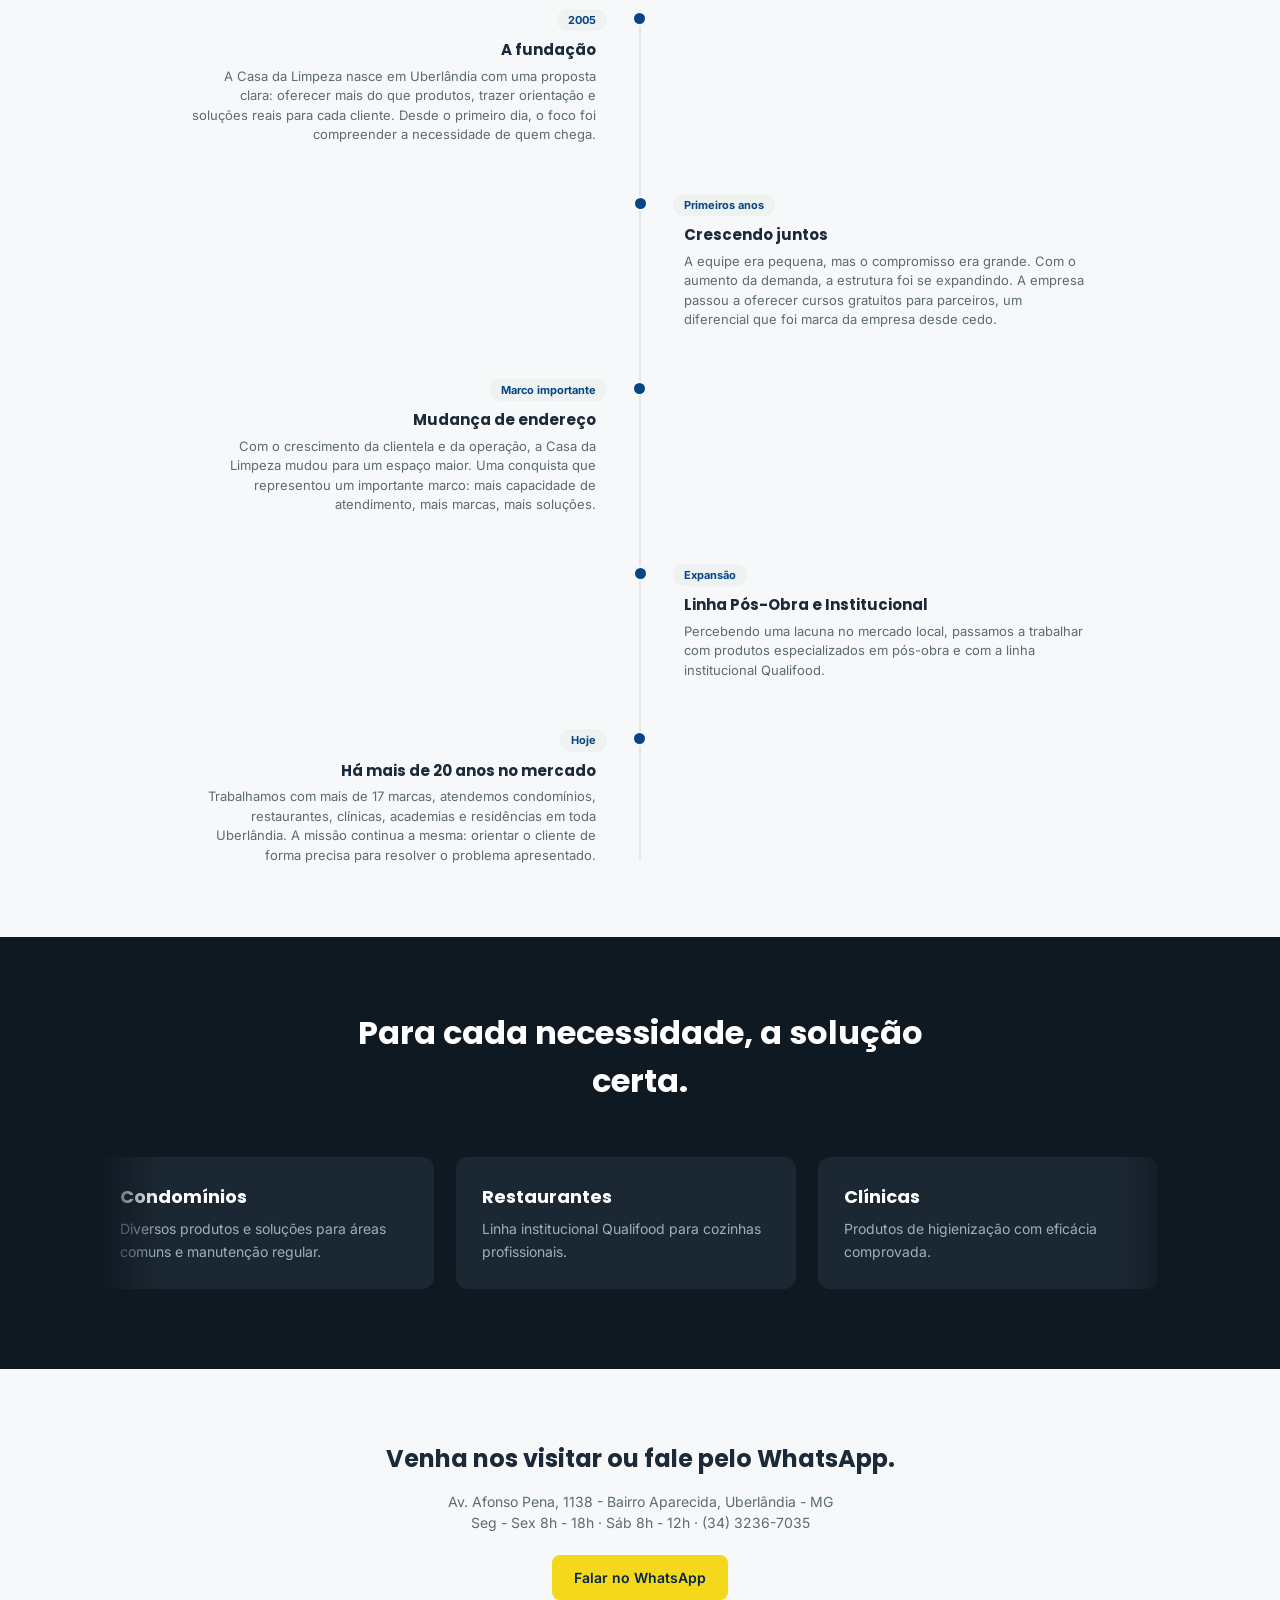
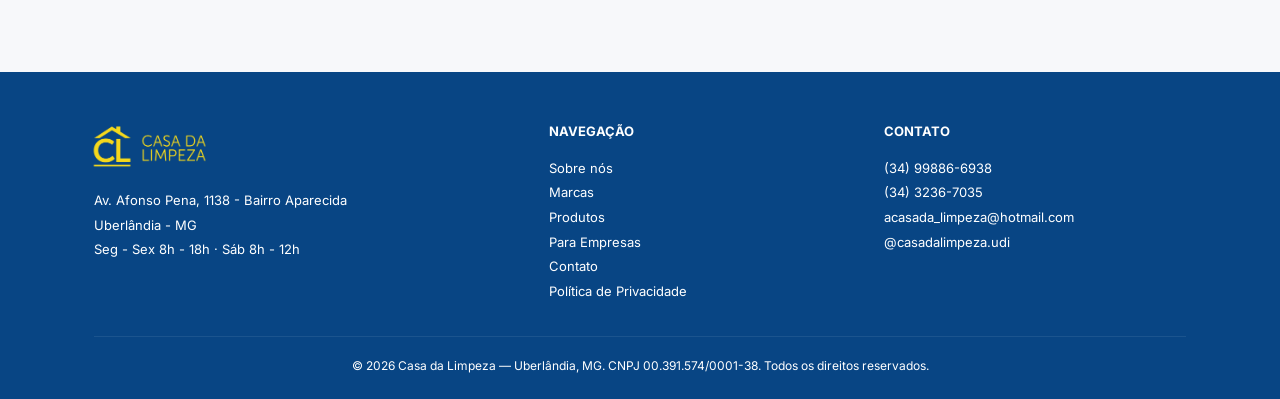
<file: sobre.html>
<!DOCTYPE html>
<html lang="pt-BR">
<head>
<meta charset="UTF-8">
<meta name="viewport" content="width=device-width, initial-scale=1.0">
<title>Sobre Nós — Casa da Limpeza</title>
<meta name="description" content="Conheça a história da Casa da Limpeza: mais de 20 anos cuidando da limpeza de Uberlândia.">
<link rel="icon" type="image/png" href="img/icone_casa_da_limpeza_fundo_azul.png">
<link rel="preconnect" href="https://fonts.googleapis.com">
<link href="https://fonts.googleapis.com/css2?family=Poppins:wght@600;700;800&family=Inter:wght@400;500;600&display=swap" rel="stylesheet">
<link rel="stylesheet" href="css/style.css">
</head>
<body>

<header class="site-header">
  <div class="inner">
    <a href="index.html" class="brand">
      <img src="img/logo-transparente.png" alt="Casa da Limpeza">
    </a>
    <div class="nav-links">
      <a href="sobre.html" class="is-active">Sobre nós</a>
      <a href="index.html#marcas">Marcas</a>
      <a href="index.html#produtos">Produtos</a>
      <a href="orcamento.html">Para Empresas</a>
      <a href="index.html#contato">Contato</a>
    </div>
    <a href="https://wa.me/5534998866938" class="btn btn-gold btn-sm nav-cta">Fale conosco</a>
    <span class="nav-toggle-wrap">
      <button class="nav-toggle" aria-label="Abrir menu">☰</button>
      <nav class="main-nav">
        <button class="nav-close" aria-label="Fechar menu">✕</button>
        <a href="sobre.html" class="is-active">Sobre nós</a>
        <a href="index.html#marcas">Marcas</a>
        <a href="index.html#produtos">Produtos</a>
        <a href="orcamento.html">Para Empresas</a>
        <a href="index.html#contato">Contato</a>
        <a href="https://wa.me/5534998866938" class="btn btn-gold btn-sm">Fale conosco</a>
      </nav>
    </span>
  </div>
</header>

<section class="hero compact">
  <div class="hero-inner">
    <h1>Tradição que você conhece,<br><em>qualidade que seu espaço merece.</em></h1>
    <p class="lead">Há mais de 20 anos oferecendo soluções para residências, condomínios, restaurantes, clínicas e academias. Encontramos o produto certo para cada necessidade.</p>
  </div>
</section>

<section class="section">
  <div class="container">
    <div class="quemsomos-grid">
      <div>
        <p class="eyebrow eyebrow-inter">Quem somos</p>
        <h2 style="font-size:26px;margin-bottom:16px;">Mais que uma loja, uma parceira na limpeza.</h2>
        <p style="font-size:14px;color:var(--muted);line-height:1.7;">A personalidade da Casa da Limpeza é marcada pelo compromisso, pela seriedade, pela proximidade e pelo respeito aos seus clientes. Buscamos, em cada atendimento, compreender as necessidades de quem procura a loja.<br><br>Mais do que vender produtos, a Casa da Limpeza procura construir relações de confiança e oferecer uma experiência de atendimento acolhedora, responsável e diferenciada.<br><br>Nosso esforço: esclarecer dúvidas, buscar alternativas e encontrar a melhor solução para cada necessidade, sempre orientando o cliente a resolver o problema apresentado.</p>
      </div>
      <div class="quemsomos-photo">
        <img src="img/loja-predio.jpg" alt="Fachada da loja Casa da Limpeza em Uberlândia">
        <div class="quemsomos-badge"><strong>2005</strong><span>fundada em Uberlândia</span></div>
      </div>
    </div>
  </div>
</section>

<section class="section dark-section" id="diferenciais">
  <div class="container">
    <div class="section-head"><h2>ATENDIMENTO QUE FAZ A DIFERENÇA</h2></div>
    <div class="grid grid-3">
      <div class="card-dark"><h3>Orientação Individualizada</h3><p>Para cada tipo de limpeza, um produto diferente. Nossa equipe está pronta para te ajudar.</p></div>
      <div class="card-dark"><h3>Especialistas em Pós-Obra</h3><p>Produtos específicos para limpeza pesada após reformas e construções, um diferencial que você só encontra aqui.</p></div>
      <div class="card-dark"><h3>Cuidado com o cliente</h3><p>Há mais de 20 anos no mercado, tratamos todos os clientes com a mesma atenção, respeito e dedicação.</p></div>
    </div>
  </div>
</section>

<section class="section">
  <div class="container">
    <div class="section-head"><p class="eyebrow eyebrow-inter">Trajetória</p><h2>Cada etapa, uma conquista</h2></div>
    <div class="timeline">
      <div class="item"><span class="yr">2005</span><h3>A fundação</h3><p>A Casa da Limpeza nasce em Uberlândia com uma proposta clara: oferecer mais do que produtos, trazer orientação e soluções reais para cada cliente. Desde o primeiro dia, o foco foi compreender a necessidade de quem chega.</p></div>
      <div class="item"><span class="yr">Primeiros anos</span><h3>Crescendo juntos</h3><p>A equipe era pequena, mas o compromisso era grande. Com o aumento da demanda, a estrutura foi se expandindo. A empresa passou a oferecer cursos gratuitos para parceiros, um diferencial que foi marca da empresa desde cedo.</p></div>
      <div class="item"><span class="yr">Marco importante</span><h3>Mudança de endereço</h3><p>Com o crescimento da clientela e da operação, a Casa da Limpeza mudou para um espaço maior. Uma conquista que representou um importante marco: mais capacidade de atendimento, mais marcas, mais soluções.</p></div>
      <div class="item"><span class="yr">Expansão</span><h3>Linha Pós-Obra e Institucional</h3><p>Percebendo uma lacuna no mercado local, passamos a trabalhar com produtos especializados em pós-obra e com a linha institucional Qualifood.</p></div>
      <div class="item"><span class="yr">Hoje</span><h3>Há mais de 20 anos no mercado</h3><p>Trabalhamos com mais de 17 marcas, atendemos condomínios, restaurantes, clínicas, academias e residências em toda Uberlândia. A missão continua a mesma: orientar o cliente de forma precisa para resolver o problema apresentado.</p></div>
    </div>
  </div>
</section>

<section class="section dark-section">
  <div class="container">
    <div class="section-head"><h2>Para cada necessidade, a solução certa.</h2></div>
    <div class="persona-track-wrap">
      <div class="persona-track">
        <div class="persona"><h3>Condomínios</h3><p>Diversos produtos e soluções para áreas comuns e manutenção regular.</p></div>
        <div class="persona"><h3>Restaurantes</h3><p>Linha institucional Qualifood para cozinhas profissionais.</p></div>
        <div class="persona"><h3>Clínicas</h3><p>Produtos de higienização com eficácia comprovada.</p></div>
        <div class="persona"><h3>Academias</h3><p>Limpeza de vestiários e áreas de uso intenso.</p></div>
        <div class="persona"><h3>Residências</h3><p>Do uso diário ao pós-obra, temos o produto certo para cada tipo de limpeza.</p></div>
        <div class="persona"><h3>Piscinas</h3><p>Todos os produtos para o tratamento completo da sua piscina.</p></div>
        <div class="persona" aria-hidden="true"><h3>Condomínios</h3><p>Diversos produtos e soluções para áreas comuns e manutenção regular.</p></div>
        <div class="persona" aria-hidden="true"><h3>Restaurantes</h3><p>Linha institucional Qualifood para cozinhas profissionais.</p></div>
        <div class="persona" aria-hidden="true"><h3>Clínicas</h3><p>Produtos de higienização com eficácia comprovada.</p></div>
        <div class="persona" aria-hidden="true"><h3>Academias</h3><p>Limpeza de vestiários e áreas de uso intenso.</p></div>
        <div class="persona" aria-hidden="true"><h3>Residências</h3><p>Do uso diário ao pós-obra, temos o produto certo para cada tipo de limpeza.</p></div>
        <div class="persona" aria-hidden="true"><h3>Piscinas</h3><p>Todos os produtos para o tratamento completo da sua piscina.</p></div>
      </div>
    </div>
  </div>
</section>

<section class="section center">
  <div class="container">
    <h2 style="font-size:24px;margin-bottom:14px;">Venha nos visitar ou fale pelo WhatsApp.</h2>
    <p style="font-size:14px;color:var(--muted);">Av. Afonso Pena, 1138 - Bairro Aparecida, Uberlândia - MG</p>
    <p style="font-size:14px;color:var(--muted);margin-bottom:22px;">Seg - Sex 8h - 18h · Sáb 8h - 12h · (34) 3236-7035</p>
    <a href="https://wa.me/5534998866938" class="btn btn-gold">Falar no WhatsApp</a>
  </div>
</section>

<footer class="site-footer">
  <div class="container">
    <div class="footer-grid">
      <div>
        <div class="footer-brand"><img src="img/logo-transparente.png" alt="Casa da Limpeza"></div>
        <p>Av. Afonso Pena, 1138 - Bairro Aparecida<br>Uberlândia - MG</p>
        <p>Seg - Sex 8h - 18h · Sáb 8h - 12h</p>
      </div>
      <div>
        <h4>Navegação</h4>
        <a href="sobre.html">Sobre nós</a>
        <a href="index.html#marcas">Marcas</a>
        <a href="index.html#produtos">Produtos</a>
        <a href="orcamento.html">Para Empresas</a>
        <a href="index.html#contato">Contato</a>
        <a href="politica-privacidade.html">Política de Privacidade</a>
      </div>
      <div>
        <h4>Contato</h4>
        <a href="https://wa.me/5534998866938">(34) 99886-6938</a>
        <p>(34) 3236-7035</p>
        <p>acasada_limpeza@hotmail.com</p>
        <a href="https://www.instagram.com/casadalimpeza.udi" target="_blank" rel="noopener">@casadalimpeza.udi</a>
      </div>
    </div>
    <div class="footer-bottom">© 2026 Casa da Limpeza — Uberlândia, MG. CNPJ 00.391.574/0001-38. Todos os direitos reservados.</div>
  </div>
</footer>

<div class="cookie-banner" id="cookie-banner">
  <p>Utilizamos cookies para que você tenha uma melhor experiência de navegação. Ao utilizar nosso site, você concorda com o uso e o armazenamento de cookies em seu dispositivo, conforme descrito em nossa <a href="politica-privacidade.html">Política de Privacidade</a>.</p>
  <button type="button" class="btn btn-navy btn-sm" id="cookie-accept">Concordar e fechar</button>
</div>

<script src="js/script.js"></script>
</body>
</html>
</file>
<file: css/style.css>
/* ===================================================
   Casa da Limpeza — folha de estilos principal
   Paleta: azul #084584 / amarelo #F4D81C
   Tipografia: Poppins (títulos) + Inter (texto)
   =================================================== */

:root{
  --navy:#084584;
  --navy-dark:#063361;
  --navy-darker:#04234a;
  --gold:#F4D81C;
  --bg:#F7F8FA;
  --surface:#FFFFFF;
  --surface-2:#EEF3F1;
  --text:#1B2A38;
  --muted:#5C6B70;
  --border:#E4E7EA;
  --dark:#0F1922;
  --dark-card:#1B2732;
  --radius-sm:8px;
  --radius-md:12px;
  --radius-lg:16px;
  --shadow-sm:0 1px 2px rgba(15,25,34,.06);
  --shadow-md:0 8px 24px rgba(8,69,132,.10);
}

*{box-sizing:border-box;}
html{scroll-behavior:smooth;scroll-padding-top:76px;}
body{
  margin:0;
  background:var(--bg);
  color:var(--text);
  font-family:'Inter',sans-serif;
  font-size:16px;
  line-height:1.5;
}
h1,h2,h3,h4{font-family:'Poppins',sans-serif;font-weight:700;margin:0;}
p{margin:0;}
a{color:inherit;}
img{max-width:100%;display:block;}
button{font-family:inherit;}
ul{margin:0;padding:0;}
.container{max-width:1140px;margin:0 auto;padding:0 24px;}
.section{padding:72px 0;}
.section.tight{padding:48px 0;}
.section-head{text-align:center;max-width:600px;margin:0 auto 44px;}
.eyebrow{
  display:inline-block;font-size:13.5px;font-weight:600;letter-spacing:.01em;
  color:var(--navy);margin-bottom:10px;
}
.eyebrow-inter{text-transform:uppercase;font-family:'Inter',sans-serif;}
.section-head h2{font-size:clamp(24px,3vw,32px);}
.section-head p{color:var(--muted);font-size:15px;margin-top:12px;}
#produtos{padding-top:32px;}
#como-pedir{padding-top:32px;}
#como-pedir .section-head h2{color:var(--navy);font-family:'Inter',sans-serif;}
#produtos .eyebrow{font-size:13px;font-weight:600;letter-spacing:.09em;text-transform:uppercase;}
#produtos .section-head h2{color:var(--navy);font-family:'Inter',sans-serif;}
#depoimentos .section-head h2{font-family:'Inter',sans-serif;color:var(--navy);}
.testi-cta{text-align:center;margin-top:36px;}
.testi-cta p{font-size:16px;font-weight:600;color:var(--navy);margin-bottom:16px;}
.testi-track-wrap{overflow-x:hidden;overflow-y:visible;position:relative;-webkit-mask-image:linear-gradient(90deg,transparent,#000 6%,#000 94%,transparent);mask-image:linear-gradient(90deg,transparent,#000 6%,#000 94%,transparent);padding:10px 0 20px;}
.testi-track{display:flex;align-items:flex-start;gap:24px;width:max-content;animation:testi-scroll-left 45s linear infinite;}
.testi-track-wrap:hover .testi-track{animation-play-state:paused;}
.testi-track .testi{width:340px;flex:0 0 340px;height:200px;display:flex;flex-direction:column;}
.testi-track .testi p{flex:1 1 auto;}
.testi-track .testi:hover{height:auto;}
@keyframes testi-scroll-left{from{transform:translateX(0);}to{transform:translateX(-50%);}}

/* ---------- Header ---------- */
.site-header{
  position:sticky;top:0;z-index:100;background:var(--navy);
  padding:0 24px;box-shadow:var(--shadow-sm);
}
.hero .site-header{
  position:absolute;top:0;left:0;right:0;z-index:3;background:transparent;box-shadow:none;
}
.site-header .inner{
  max-width:1140px;margin:0 auto;display:flex;align-items:center;
  justify-content:flex-start;gap:20px;padding:14px 0;position:relative;
}
.brand{display:flex;align-items:center;gap:10px;text-decoration:none;}
.brand img{height:54px;width:auto;transition:filter .15s;}
.brand:hover img{filter:drop-shadow(0 2px 10px rgba(0,0,0,.7));}
.brand .brand-text{display:flex;flex-direction:column;line-height:1.12;font-family:'Poppins',sans-serif;font-weight:700;font-size:15px;color:var(--gold);letter-spacing:.01em;}
.nav-links{display:flex;align-items:center;gap:28px;}
@media (min-width:901px){
  .nav-links{position:absolute;left:50%;top:50%;transform:translate(-50%,-50%);}
}
@media (max-width:900px){
  .nav-links{display:none;}
}
.nav-links a,.main-nav a{
  font-size:14px;color:#CFE0F0;text-decoration:none;font-weight:500;
  border-bottom:2px solid transparent;padding-bottom:3px;transition:color .15s,text-shadow .15s;
}
.nav-links a.is-active,.main-nav a.is-active{color:#fff;text-shadow:0 2px 10px rgba(0,0,0,.7);}
.nav-links a:hover,.main-nav a:hover{color:#fff;text-shadow:0 2px 10px rgba(0,0,0,.7);}

.nav-cta{margin-left:auto;}

.nav-toggle-wrap{position:relative;display:flex;align-items:center;}

.main-nav{
  position:fixed;top:60px;right:0;bottom:0;width:300px;max-width:85vw;
  background:var(--navy);display:flex;flex-direction:column;
  padding:30px 24px;gap:22px;transform:translateX(100%);transition:transform .25s;
  box-shadow:-8px 0 30px rgba(0,0,0,.25);z-index:150;
}
.main-nav.is-open{transform:translateX(0);}
.main-nav a{align-self:flex-start;}
.main-nav a.btn-gold{align-self:stretch;color:var(--navy-darker);border-bottom:none;font-weight:600;text-align:center;padding:9px 16px;}
.main-nav a.btn-gold:hover{color:var(--navy-darker);opacity:.92;}
@media (max-width:900px){
  .main-nav{background:#fff;align-items:center;padding-top:70px;}
  .main-nav a{color:var(--navy);align-self:center;text-align:center;}
  .main-nav a:hover{color:var(--navy-dark);text-shadow:0 2px 6px rgba(8,69,132,.75);}
  .main-nav a.is-active{color:var(--navy-dark);text-shadow:0 2px 6px rgba(8,69,132,.75);}
  .main-nav a.btn-gold{margin:0 16px;}
  .nav-close{display:flex;align-items:center;justify-content:center;position:absolute;top:16px;right:16px;width:36px;height:36px;background:rgba(8,69,132,.08);border:none;border-radius:8px;color:var(--navy);font-size:16px;cursor:pointer;transition:background .15s;}
  .nav-close:hover{background:rgba(8,69,132,.16);}
}
@media (min-width:901px){.nav-close{display:none;}}
@media (min-width:901px){
  .main-nav{
    position:absolute;top:calc(100% + 8px);right:0;left:auto;bottom:auto;
    width:220px;max-width:220px;height:auto;
    background:#fff;overflow:hidden;
    padding:10px 0;gap:0;border-radius:12px;
    box-shadow:0 14px 34px rgba(0,0,0,.3);
    opacity:0;visibility:hidden;pointer-events:none;
    transform:translateY(-6px);
    transition:opacity .18s,transform .18s,visibility .18s;
  }
  .main-nav a{padding:10px 20px;width:100%;box-sizing:border-box;color:var(--navy);text-align:center;transition:color .15s,text-shadow .15s;}
  .main-nav a:hover{background:transparent;color:var(--navy-dark);text-shadow:0 2px 6px rgba(8,69,132,.75);}
  .main-nav a.is-active{color:var(--navy-dark);text-shadow:0 2px 6px rgba(8,69,132,.75);}
  .main-nav a.btn-gold{width:calc(100% - 32px);margin:0 16px;}
  .nav-toggle-wrap:hover .main-nav,
  .main-nav.is-open{
    opacity:1;visibility:visible;pointer-events:auto;transform:translateY(0);
  }
}
.btn{
  display:inline-flex;align-items:center;justify-content:center;gap:8px;
  border:none;border-radius:var(--radius-sm);font-weight:600;font-size:14px;
  padding:12px 22px;cursor:pointer;text-decoration:none;transition:transform .1s,opacity .15s;
}
.btn:active{transform:translateY(1px);}
.btn-gold{background:var(--gold);color:var(--navy-darker);}
.btn-gold:hover{opacity:.92;}
.btn-navy{background:var(--navy);color:#fff;}
.btn-navy:hover{background:var(--navy-dark);}
.btn-outline{background:transparent;border:1.5px solid var(--navy);color:var(--navy);}
.btn-outline:hover{background:var(--navy);color:#fff;}
.btn-sm{padding:9px 16px;font-size:13px;}
.btn-block{width:100%;}
.nav-toggle{
  display:flex;align-items:center;justify-content:center;
  width:38px;height:38px;background:transparent;
  border:none;color:#fff;font-size:19px;cursor:pointer;flex-shrink:0;
  transition:text-shadow .15s;
}
.nav-toggle:hover{text-shadow:0 2px 10px rgba(0,0,0,.7);}

/* ---------- Hero ---------- */
.hero{
  color:#fff;padding:150px 0 130px;position:relative;overflow:hidden;
  text-align:center;background-color:var(--navy-darker);
}
.hero:before{
  content:"";position:absolute;inset:0;z-index:0;
  background-image:url('../img/hero-photo.png');
  background-size:cover;background-position:center 30%;background-repeat:no-repeat;
}
.hero:after{
  content:"";position:absolute;inset:0;z-index:1;
  background-image:
    radial-gradient(ellipse 70% 60% at 50% 58%,rgba(3,16,36,.38) 0%,rgba(3,16,36,.2) 55%,rgba(3,16,36,0) 100%),
    linear-gradient(180deg,rgba(4,20,42,.12) 0%,rgba(4,20,42,.14) 55%,rgba(3,16,36,.32) 100%);
}
.hero .hero-inner{position:relative;z-index:2;}
.hero .badge{
  display:block;font-size:13px;font-weight:600;letter-spacing:.09em;text-transform:uppercase;
  color:var(--gold);margin-bottom:18px;text-shadow:0 1px 12px rgba(0,0,0,.55);
}
.hero .badge .pulse{display:none;}
.hero .badge .sep{display:inline-block;width:5px;height:5px;border-radius:50%;background:var(--gold);margin:0 8px;vertical-align:middle;box-shadow:0 1px 8px rgba(0,0,0,.4);}
.hero h1{
  font-size:clamp(32px,4.8vw,50px);line-height:1.18;max-width:760px;margin:0 auto 22px;
  text-shadow:0 2px 20px rgba(0,0,0,.55);
}
.hero h1 em{font-style:normal;}
.hero p.lead{
  font-size:17px;color:#F0F5F9;max-width:600px;margin:0 auto 34px;
  text-shadow:0 1px 12px rgba(0,0,0,.5);
}
.hero .actions{display:flex;gap:14px;flex-wrap:wrap;margin-bottom:38px;justify-content:center;}
.hero .stats{display:flex;gap:40px;flex-wrap:wrap;justify-content:center;}
.hero .stats strong{
  display:block;font-family:'Poppins',sans-serif;font-size:26px;color:var(--gold);
  text-shadow:0 1px 10px rgba(0,0,0,.4);
}
.hero .stats span{font-size:12.5px;color:#DCE9F0;text-shadow:0 1px 8px rgba(0,0,0,.4);}
.hero-inner{max-width:1140px;margin:0 auto;padding:0 24px;}
.hero.compact{
  padding:52px 0 60px;
  text-align:left;
  background-image:linear-gradient(160deg,var(--navy) 0%,var(--navy-dark) 65%,var(--navy-darker) 100%);
}
.hero.compact:before,.hero.compact:after{content:none;}
.hero.compact .badge{
  display:inline-flex;align-items:center;gap:8px;text-transform:none;letter-spacing:normal;
  font-weight:500;background:rgba(255,255,255,.1);padding:7px 16px;border-radius:30px;
  text-shadow:none;
}
.hero.compact .badge .pulse{display:block;width:7px;height:7px;border-radius:50%;background:var(--gold);}
.hero.compact h1{margin:0 0 20px;text-shadow:none;}
.hero.compact p.lead{margin:0;text-shadow:none;color:#CFE0F0;}
.hero.compact .actions{justify-content:flex-start;}

/* ---------- Info strip ---------- */
.info-strip{
  background:var(--surface);border-top:1px solid var(--border);border-bottom:1px solid var(--border);
  display:flex;flex-wrap:wrap;justify-content:center;gap:36px;padding:18px 24px;
}
.info-strip .item{display:flex;align-items:center;gap:9px;font-size:13px;color:var(--muted);}
.info-strip .dot{width:6px;height:6px;border-radius:50%;background:var(--gold);flex-shrink:0;}

/* ---------- Carrossel de marcas ---------- */
#marcas .container{max-width:1260px;}
#marcas .brands-track-wrap{margin-top:51.5px;margin-bottom:51.5px;}
.brands-track-wrap{overflow:hidden;position:relative;-webkit-mask-image:linear-gradient(90deg,transparent,#000 6%,#000 94%,transparent);mask-image:linear-gradient(90deg,transparent,#000 6%,#000 94%,transparent);}
.brands-track{display:flex;align-items:center;gap:56px;width:max-content;animation:scroll-left 32s linear infinite;}
.brands-track img{height:42px;width:auto;opacity:.75;filter:grayscale(15%);}
.brands-track-wrap:hover .brands-track{animation-play-state:paused;}
@keyframes scroll-left{from{transform:translateX(0);}to{transform:translateX(-50%);}}

/* ---------- Carrossel de produtos (banner) ---------- */
.prod-carousel{position:relative;border-radius:var(--radius-lg);overflow:hidden;box-shadow:var(--shadow-md);background:var(--surface);}
.prod-slides{display:flex;transition:transform .5s ease;}
.prod-slide{min-width:100%;display:grid;grid-template-columns:1fr 1fr;align-items:stretch;}
.prod-slide .photo{background:var(--surface);display:flex;align-items:center;justify-content:center;padding:20px;min-height:280px;}
.prod-slide .photo img{max-height:280px;object-fit:contain;}
.prod-slide .info{padding:36px 40px;display:flex;flex-direction:column;justify-content:center;}
.prod-slide .tag{display:inline-block;font-size:11px;font-weight:600;background:var(--navy);color:#fff;padding:4px 11px;border-radius:20px;margin-bottom:14px;width:fit-content;}
.prod-slide h3{font-size:22px;margin-bottom:10px;text-transform:uppercase;font-family:'Inter',sans-serif;}
.prod-slide p{font-size:13.5px;color:var(--muted);margin-bottom:20px;line-height:1.6;}
.prod-dots{display:flex;justify-content:center;gap:8px;padding:18px 0 4px;}
.prod-dots button{width:9px;height:9px;border-radius:50%;border:none;background:var(--border);cursor:pointer;padding:0;}
.prod-dots button.is-active{background:var(--navy);width:22px;border-radius:6px;}
@media (max-width:680px){
  .prod-slide{grid-template-columns:1fr;}
  .prod-slide .photo{min-height:200px;}
  .prod-slide .info{padding:26px 24px;}
}

/* ---------- Cards genéricos ---------- */
.grid{display:grid;gap:18px;}
.grid-3{grid-template-columns:repeat(3,1fr);}
@media (max-width:900px){.grid-3{grid-template-columns:repeat(2,1fr);}}
@media (max-width:540px){.grid-3{grid-template-columns:1fr;}}
@media (max-width:900px){#diferenciais .grid-3{grid-template-columns:1fr;}}

.card{background:var(--surface);border:1px solid var(--border);border-radius:var(--radius-md);padding:22px;}
.card h3{font-size:15px;margin-bottom:6px;}
.card p{font-size:13px;color:var(--muted);line-height:1.55;}

.card-dark{background:var(--dark-card);border-radius:var(--radius-md);padding:24px;}
.card-dark h3{font-size:15px;color:#fff;margin-bottom:6px;}
.card-dark p{font-size:13px;color:#9FB0BC;line-height:1.55;}

.dark-section{background:var(--dark);color:#fff;}
.dark-section .eyebrow{color:var(--gold);}
.dark-section .section-head h2{color:#fff;}
.dark-section .section-head p{color:#9FB0BC;}

#diferenciais.dark-section{background:var(--navy);}
#diferenciais .section-head h2{font-family:'Inter',sans-serif;}
#diferenciais .card-dark{background:var(--navy-dark);box-shadow:0 12px 28px rgba(4,35,74,.35);border:none;}

/* ---------- Passos ---------- */
.steps{display:grid;grid-template-columns:repeat(3,1fr);gap:24px;text-align:center;}
@media (max-width:680px){.steps{grid-template-columns:1fr;}}
.steps>div{position:relative;}
.steps>div:not(:last-child)::after{
  content:"";position:absolute;top:22px;left:calc(50% + 22px);width:calc(100% - 20px);height:2px;
  background:rgba(8,69,132,.3);
}
@media (max-width:680px){.steps>div:not(:last-child)::after{display:none;}}
.step-num{
  width:44px;height:44px;border-radius:12px;background:var(--surface-2);color:var(--navy);
  font-family:'Poppins',sans-serif;font-weight:700;font-size:15px;display:flex;align-items:center;
  justify-content:center;margin:0 auto 14px;position:relative;z-index:1;
}
.steps h3{font-size:15px;margin-bottom:6px;}
.steps p{font-size:13px;color:var(--muted);}

/* ---------- Depoimentos ---------- */
.testi{background:var(--surface);border:1px solid var(--border);border-radius:var(--radius-md);padding:22px;transition:transform .35s ease,box-shadow .35s ease;cursor:default;}
.testi:hover{transform:translateY(-6px) scale(1.02);box-shadow:0 20px 40px rgba(8,69,132,.16);}
.testi .stars{color:var(--gold);font-size:13px;letter-spacing:2px;margin-bottom:12px;}
.testi p{font-size:13.5px;line-height:1.6;margin-bottom:16px;display:-webkit-box;-webkit-line-clamp:4;-webkit-box-orient:vertical;overflow:hidden;}
.testi:hover p{-webkit-line-clamp:unset;overflow:visible;}
.testi .who{font-size:13px;font-weight:600;}
.testi .role{font-size:11.5px;color:var(--muted);}

/* ---------- CNPJ banner ---------- */
.cnpj-banner{
  background:linear-gradient(135deg,var(--navy) 0%,var(--navy-darker) 100%);
  border-radius:var(--radius-lg);color:#fff;padding:48px;display:grid;
  grid-template-columns:1.2fr 1fr;gap:36px;align-items:center;
}
@media (max-width:800px){.cnpj-banner{grid-template-columns:1fr;padding:32px;}}
.cnpj-banner .eyebrow{color:var(--gold);text-transform:uppercase;font-family:'Inter',sans-serif;}
.cnpj-banner h2{font-size:26px;margin:10px 0 14px;}
.cnpj-banner p{color:#CFE0F0;font-size:14px;max-width:420px;margin-bottom:18px;}
.cnpj-banner ul{list-style:none;display:grid;gap:9px;margin-bottom:24px;}
.cnpj-banner li{font-size:13.5px;color:#E4EEF5;display:flex;align-items:center;gap:9px;}
.cnpj-banner li:before{content:"";width:5px;height:5px;border-radius:50%;background:var(--gold);flex-shrink:0;}
.cnpj-visual{height:180px;display:flex;align-items:center;justify-content:center;}
.cnpj-visual img{width:auto;height:auto;max-width:100%;max-height:100%;opacity:1;}

.connect-grid{display:grid;grid-template-columns:minmax(0,520px) auto;align-items:center;gap:48px;padding:12px 0;}
.connect-grid .eyebrow{color:var(--navy);text-transform:uppercase;font-family:'Inter',sans-serif;}
.connect-grid h2{color:var(--navy);font-size:26px;margin:10px 0 14px;}
.connect-grid p{color:var(--muted);font-size:14px;max-width:420px;margin-bottom:18px;}
.connect-qr{width:170px;height:170px;border-radius:50%;background:#fff;display:flex;align-items:center;justify-content:center;box-shadow:0 16px 32px rgba(8,69,132,.18);justify-self:center;}
.connect-qr img{width:120px;height:120px;display:block;}
@media (max-width:700px){
  .connect-grid{grid-template-columns:1fr;text-align:center;}
  .connect-grid p{max-width:none;margin-left:auto;margin-right:auto;}
}

/* ---------- Timeline ---------- */
.timeline{display:flex;flex-direction:column;gap:26px;border-left:2px solid var(--border);padding-left:22px;position:relative;max-width:640px;margin:0 auto;}
.timeline .item:before{content:"";position:absolute;left:-27px;width:11px;height:11px;border-radius:50%;background:var(--navy);border:2px solid var(--bg);margin-top:5px;}
.timeline .yr{display:inline-block;font-size:11px;font-weight:700;background:var(--surface-2);color:var(--navy);padding:3px 11px;border-radius:20px;margin-bottom:8px;margin-left:-11px;}
.timeline h3{font-size:15px;margin-bottom:5px;}
.timeline p{font-size:13px;color:var(--muted);}
@media (min-width:900px){
  .timeline{border-left:none;padding-left:0;gap:46px;position:relative;max-width:900px;}
  .timeline::after{content:"";position:absolute;left:50%;top:4px;bottom:4px;width:2px;background:var(--border);margin-left:-1px;z-index:0;}
  .timeline .item{width:calc(50% - 44px);position:relative;}
  .timeline .item:nth-child(odd){margin-right:auto;margin-left:0;text-align:right;}
  .timeline .item:nth-child(even){margin-left:auto;margin-right:0;}
  .timeline .item:before{left:auto;z-index:1;}
  .timeline .item:nth-child(odd):before{right:-51px;}
  .timeline .item:nth-child(even):before{left:-51px;}
  .timeline .item:nth-child(odd) .yr{margin-left:0;margin-right:-11px;}
}

/* ---------- Personas (quem atendemos) ---------- */
.persona-track-wrap{overflow:hidden;position:relative;-webkit-mask-image:linear-gradient(90deg,transparent,#000 6%,#000 94%,transparent);mask-image:linear-gradient(90deg,transparent,#000 6%,#000 94%,transparent);padding:8px 0;}
.persona-track{display:flex;align-items:stretch;gap:22px;width:max-content;animation:scroll-left 36s linear infinite;}
.persona-track-wrap:hover .persona-track{animation-play-state:paused;}
.persona{width:340px;flex:0 0 340px;background:var(--dark-card);border-radius:var(--radius-md);padding:26px;}
.persona h3{font-size:18px;color:#fff;margin-bottom:8px;}
.persona p{font-size:14px;color:#9FB0BC;line-height:1.6;}

/* ---------- Formulário (Orçamento) ---------- */
.two-col{display:grid;grid-template-columns:1fr 1.5fr;gap:40px;align-items:start;}
@media (max-width:820px){.two-col{grid-template-columns:1fr;}}

.quemsomos-grid{display:grid;grid-template-columns:0.85fr 1.15fr;gap:48px;align-items:stretch;}
@media (max-width:820px){.quemsomos-grid{grid-template-columns:1fr;}}
.quemsomos-photo{position:relative;height:100%;min-height:320px;}
.quemsomos-photo img{width:100%;height:100%;object-fit:cover;display:block;border-radius:var(--radius-lg);box-shadow:var(--shadow-md);}
@media (max-width:820px){.quemsomos-photo{min-height:280px;}}
.quemsomos-badge{position:absolute;right:-16px;bottom:-16px;background:#fff;border-radius:var(--radius-md);box-shadow:0 14px 34px rgba(0,0,0,.18);padding:10px 16px;}
.quemsomos-badge strong{display:block;font-size:32px;color:var(--navy);font-family:'Inter',sans-serif;}
.quemsomos-badge span{font-size:13px;color:var(--muted);}
@media (max-width:480px){.quemsomos-badge{right:10px;bottom:-14px;padding:8px 12px;}.quemsomos-badge strong{font-size:26px;}}
.benefit{margin-bottom:20px;}
.benefit h3{font-size:13.5px;margin-bottom:4px;display:flex;align-items:center;gap:8px;}
.benefit h3::before{content:"";width:6px;height:6px;border-radius:50%;background:var(--gold);flex-shrink:0;}
.benefit p{font-size:12.5px;color:var(--muted);line-height:1.5;}
.wa-box{background:var(--surface-2);border-radius:var(--radius-md);padding:18px;margin-top:6px;}
.wa-box p{font-size:12.5px;color:var(--muted);margin-bottom:12px;}

.formcard{background:var(--surface);border:1px solid var(--border);border-radius:var(--radius-md);padding:26px;margin-bottom:16px;}
.formcard h3{font-size:14.5px;margin-bottom:16px;padding-bottom:12px;border-bottom:1px solid var(--border);}
.field{margin-bottom:14px;}
.field label{display:block;font-size:12.5px;font-weight:600;margin-bottom:6px;}
.field .req{color:var(--navy);}
.field input,.field select,.field textarea{
  width:100%;padding:11px 13px;border:1px solid var(--border);border-radius:7px;
  background:var(--bg);color:var(--text);font-family:'Inter',sans-serif;font-size:13.5px;
}
.field input:focus,.field select:focus,.field textarea:focus{outline:2px solid var(--navy);outline-offset:1px;background:var(--surface);}
.field-row{display:grid;grid-template-columns:1fr 1fr;gap:12px;}
@media (max-width:480px){.field-row{grid-template-columns:1fr;}}
.volume-opts{display:grid;grid-template-columns:repeat(2,1fr);gap:8px;}
.volume-opts label{
  border:1px solid var(--border);border-radius:8px;padding:10px;font-size:12px;text-align:center;
  color:var(--muted);cursor:pointer;display:block;font-weight:500;
}
.volume-opts input{display:none;}
.volume-opts input:checked + span{color:var(--navy);font-weight:700;}
.volume-opts label:has(input:checked){border-color:var(--navy);background:var(--surface-2);}
.consent-field{margin-bottom:18px;}
.consent-label{display:flex;align-items:flex-start;gap:10px;font-size:12.5px;color:var(--muted);line-height:1.5;cursor:pointer;font-weight:400;}
.consent-label input{width:auto;margin:2px 0 0;accent-color:var(--navy);flex-shrink:0;}
.consent-label a{color:var(--navy);}
.form-msg{font-size:13px;padding:12px 14px;border-radius:8px;margin-top:12px;display:none;}
.form-msg.ok{display:block;background:#E7F5EC;color:#1E7A46;}
.form-msg.err{display:block;background:#FBEAEA;color:#B3261E;}
.submit-note{font-size:11.5px;color:var(--muted);text-align:center;margin-top:10px;}

/* ---------- Footer ---------- */
.site-footer{background:var(--navy);color:#fff;padding:50px 0 24px;}
.footer-grid{display:grid;grid-template-columns:1.4fr 1fr 1fr;gap:32px;margin-bottom:32px;}
@media (max-width:700px){.footer-grid{grid-template-columns:1fr;}}
.footer-brand{display:flex;align-items:center;gap:10px;margin-bottom:14px;}
.footer-brand img{height:52px;margin-left:-9.7px;}
.footer-brand span{font-family:'Poppins',sans-serif;font-weight:700;color:#fff;font-size:15px;}
.site-footer h4{color:#fff;font-size:13px;margin-bottom:14px;text-transform:uppercase;font-family:'Inter',sans-serif;}
.site-footer p, .site-footer a{font-size:13px;color:#fff;text-decoration:none;line-height:1.9;display:block;}
.site-footer a:hover{color:#fff;text-shadow:0 2px 10px rgba(0,0,0,.7);}
.footer-bottom{border-top:1px solid rgba(255,255,255,.08);padding-top:20px;text-align:center;font-size:12px;color:#fff;}

/* ---------- Utilidades ---------- */
.center{text-align:center;}
.mt-32{margin-top:32px;}

@media (max-width:900px){
  .nav-cta{display:none;}
  .nav-toggle-wrap{margin-left:auto;}
}

/* ---------- Aviso de cookies ---------- */
.cookie-banner{
  position:fixed;left:24px;right:24px;bottom:24px;z-index:500;
  display:flex;align-items:center;justify-content:space-between;gap:24px;
  background:#fff;border:1px solid var(--border);border-radius:var(--radius-md);
  padding:18px 24px;box-shadow:0 10px 30px rgba(0,0,0,.14);
}
.cookie-banner p{font-size:13px;color:var(--muted);line-height:1.6;margin:0;}
.cookie-banner a{color:var(--navy);text-decoration:underline;}
.cookie-banner .btn{flex-shrink:0;}
@media (max-width:640px){
  .cookie-banner{flex-direction:column;align-items:stretch;left:16px;right:16px;bottom:16px;padding:16px;gap:14px;}
  .cookie-banner .btn{width:100%;}
}
</file>
